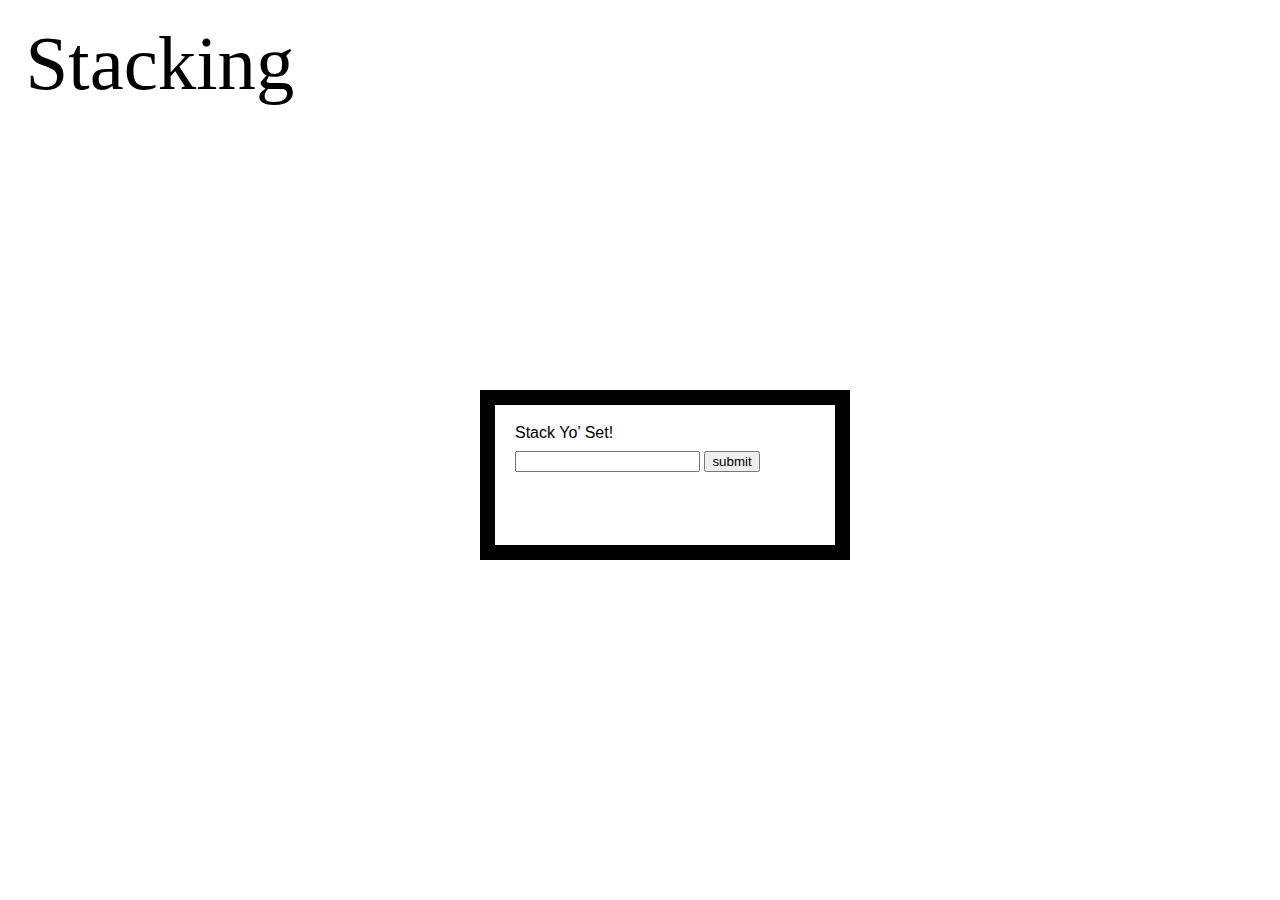
<file: project-3/index.html>
<!DOCTYPE html>
<html>
<head>
	<meta charset="UTF-8">

	<title>Stacking</title>

	<link href="main.css" href="//db.onlinewebfonts.com/c/8a5ae147a9007999962e00e8fba894d4?family=FetteFraktur+LT" rel="stylesheet" type="text/css"/>

</head>
<body>
	<h1>Stacking</h1>
  	<div class="username-form">
	    <label>Stack Yo’ Set!</label>
	    <input type="text" class="username-input">
	    <input class="submit-button" type="submit" value="submit">
  	</div>

  	<div></div>

  	<div class="container">

		 <div class="message-container">

			<img id="sign">

		 </div>

	</div>

	 <div class="ball_footballbox"></div>

	  <div class="color-input is-hidden">
	    <div class="color-options">
	      <div class="color-options-label"></div>
	      <a class="color-option blue"></a>
	      <a class="color-option red"></a>
	      <a class="color-option purple"></a>
	      <a class="color-option yellow"></a>
	      <a class="color-option cyan"></a>
	      <a class="color-option turquoise"></a>
	      <a class="color-option green"></a>
	      <a class="color-option navy"></a>
	      <a class="color-option fuchsia"></a>
	      <a class="color-option blue"></a>
	      <a class="color-option red"></a>
	      <a class="color-option purple"></a>
	      <a class="color-option yellow"></a>
	    </div>
	  </div>


	<script src="https://code.jquery.com/jquery-2.2.3.min.js"></script>
	<script src="https://s3.amazonaws.com/ci-sp-2016/ci-chat.js"></script>
	<script src="main.js"></script>

</body>
</html>
</file>
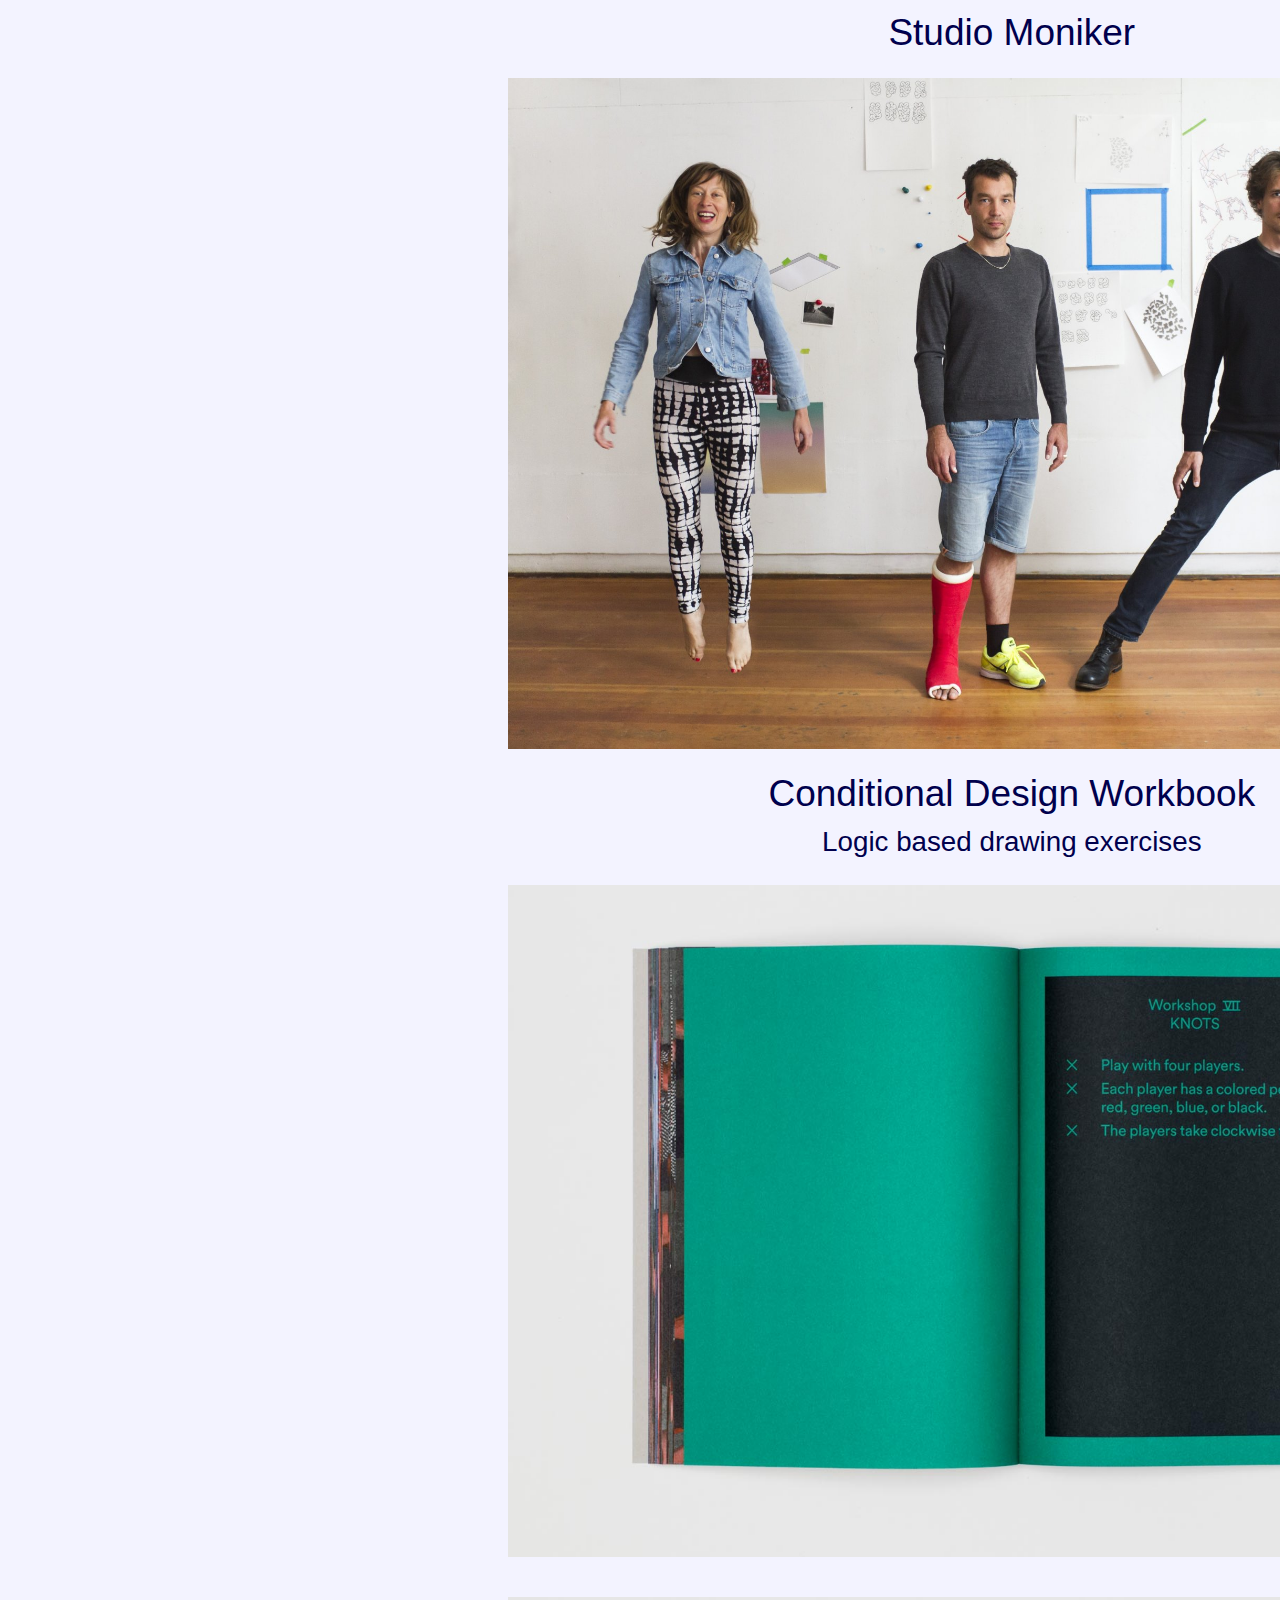
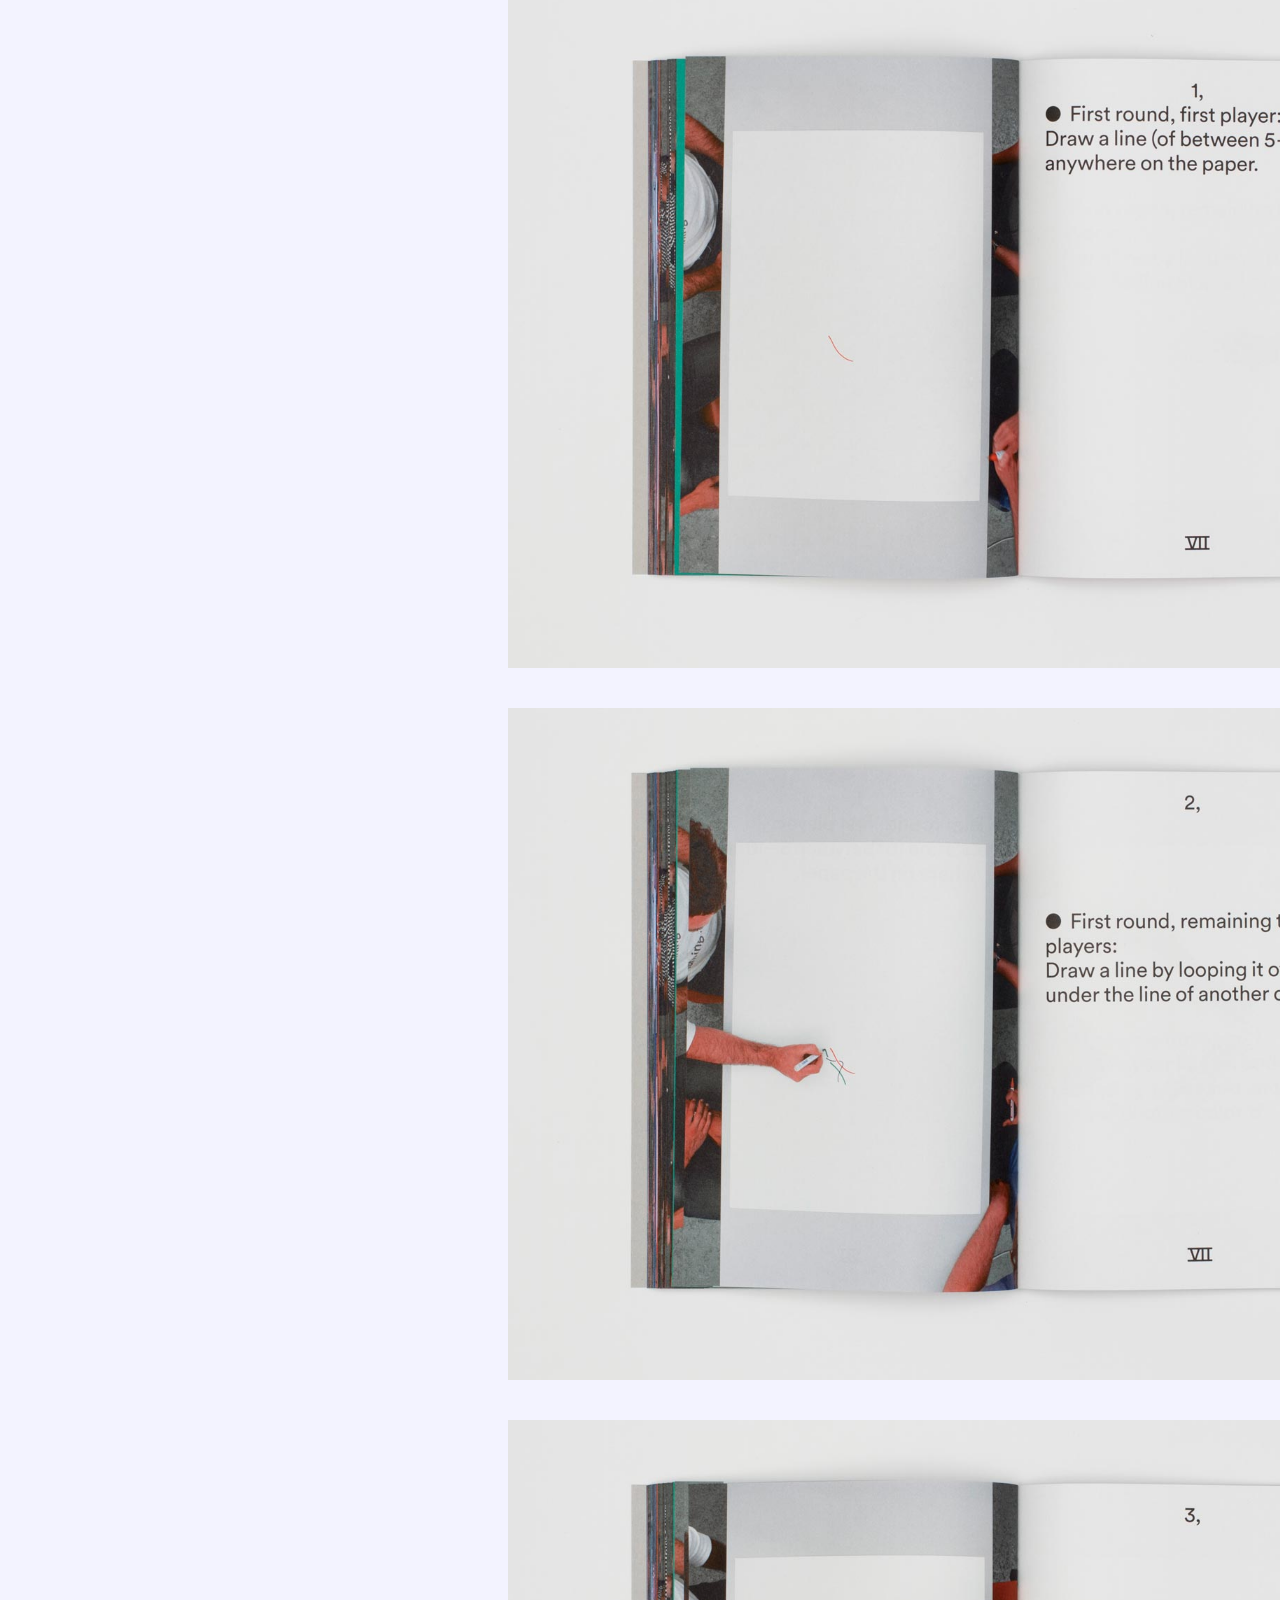
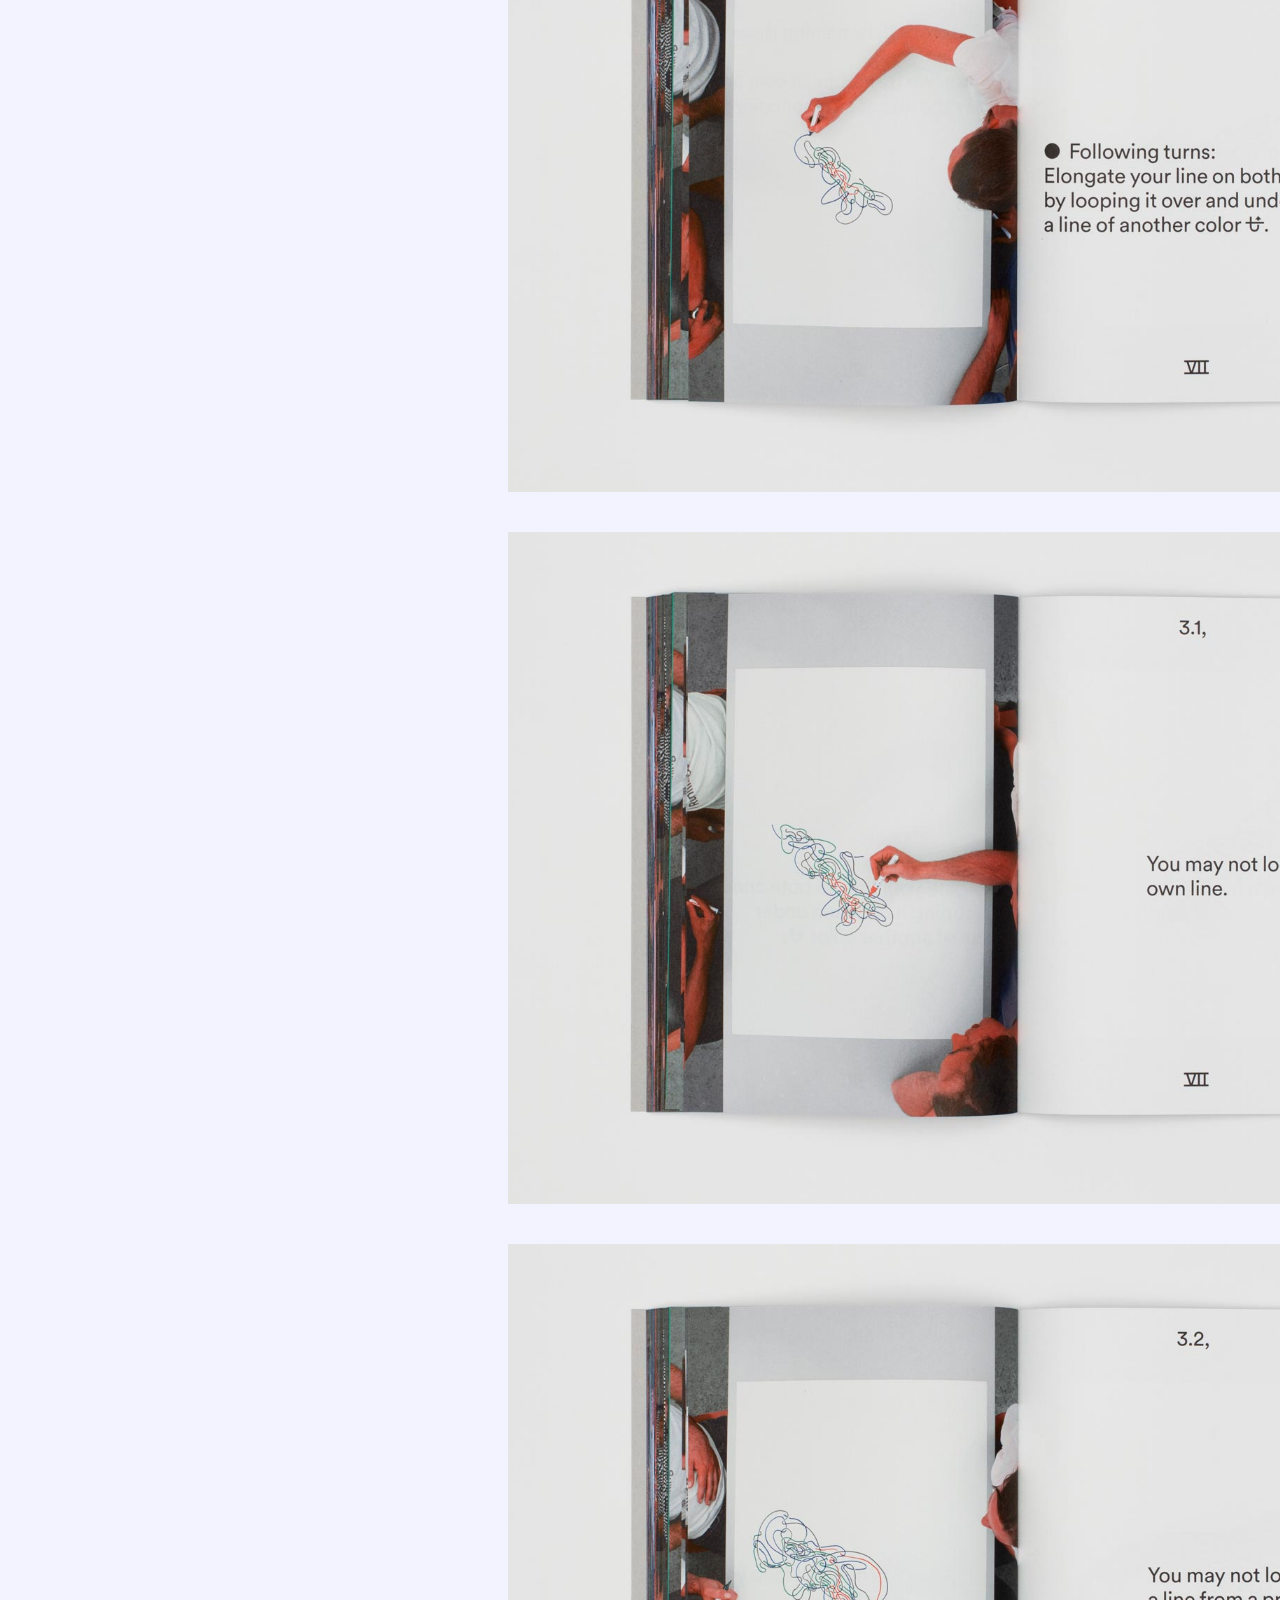
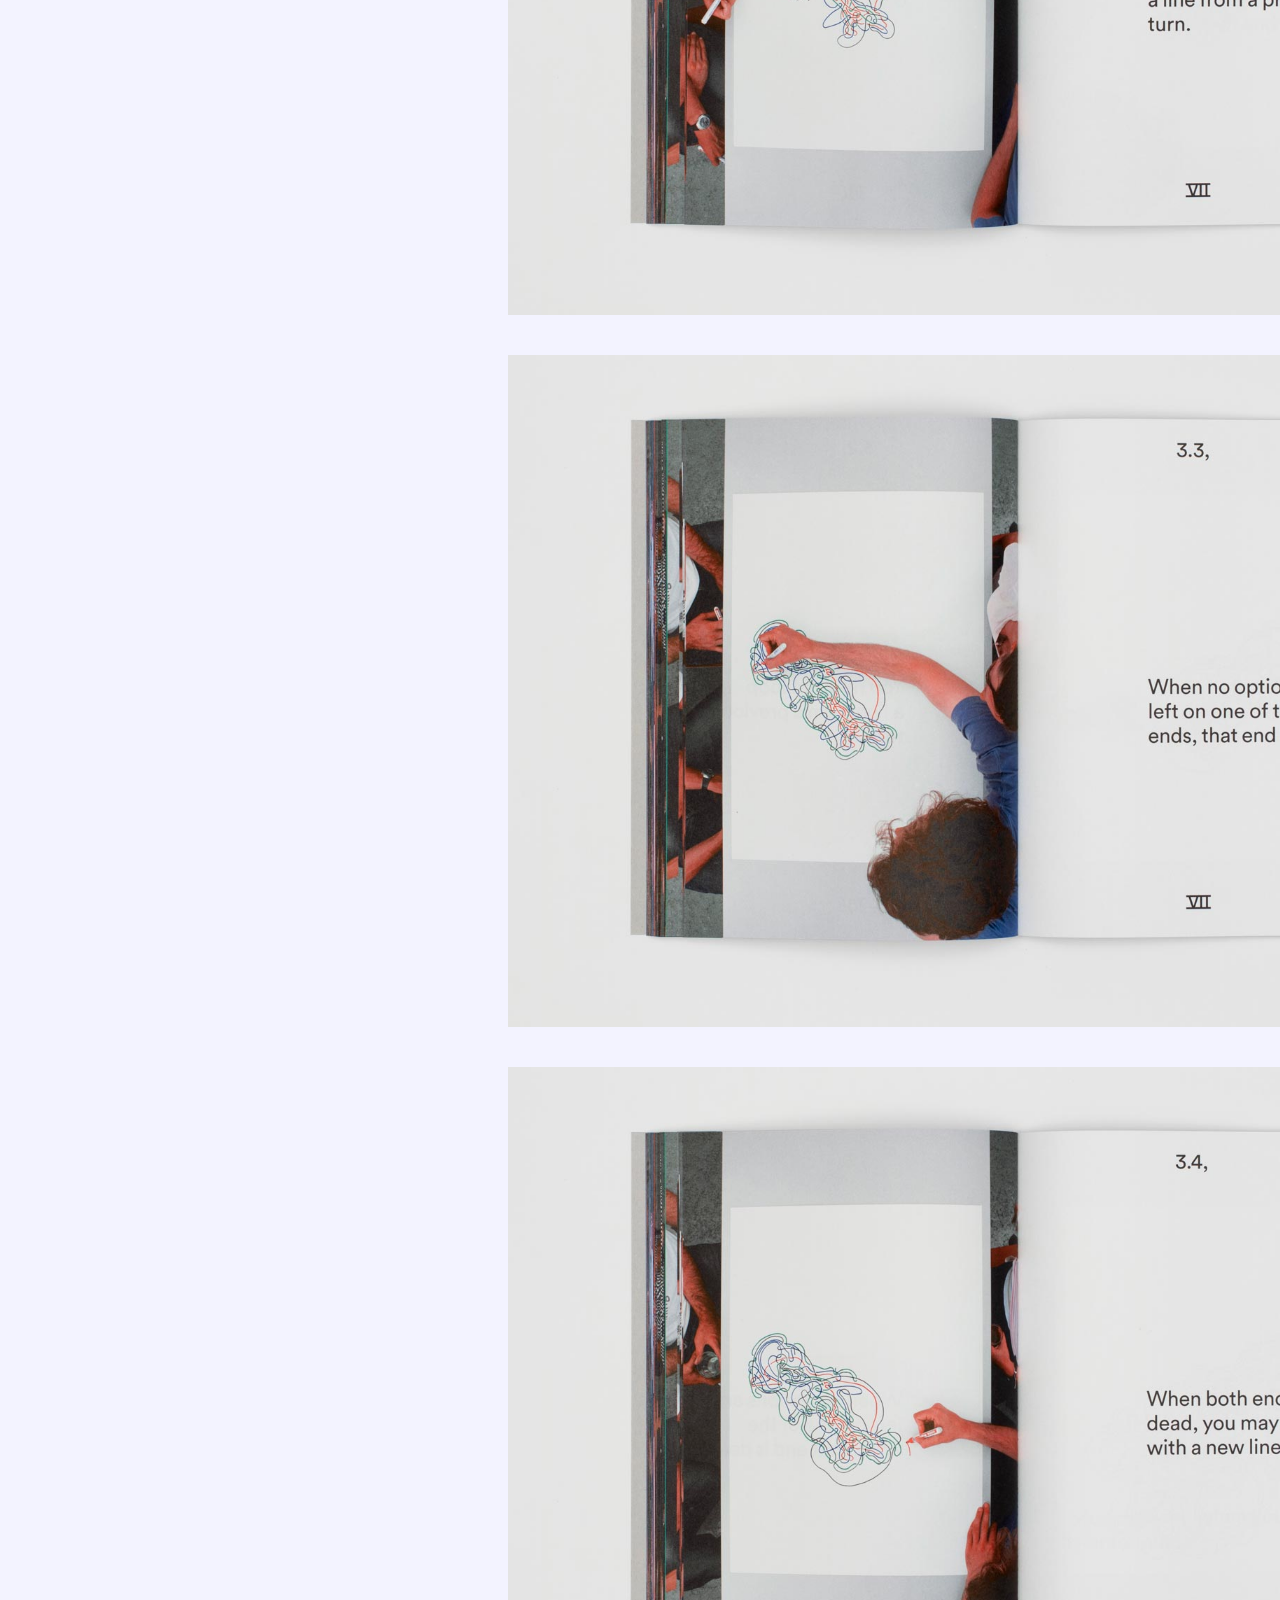
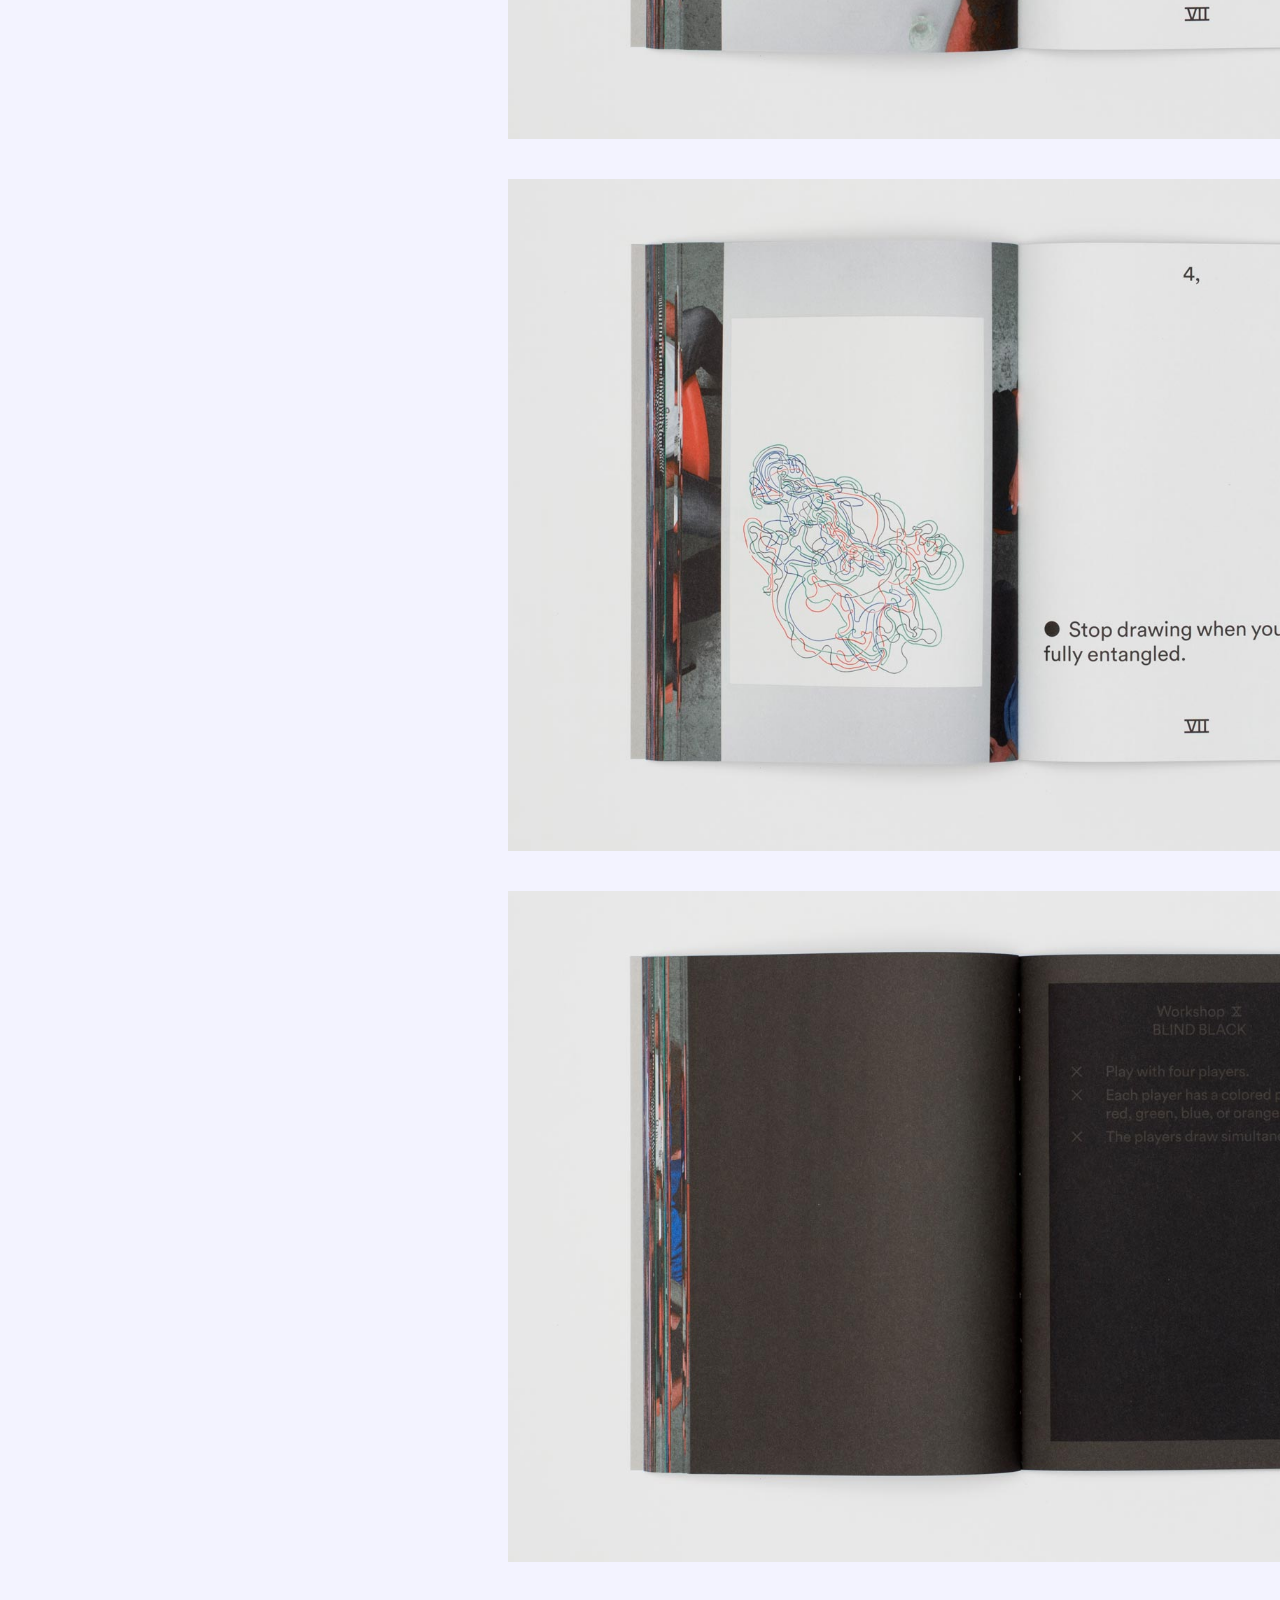
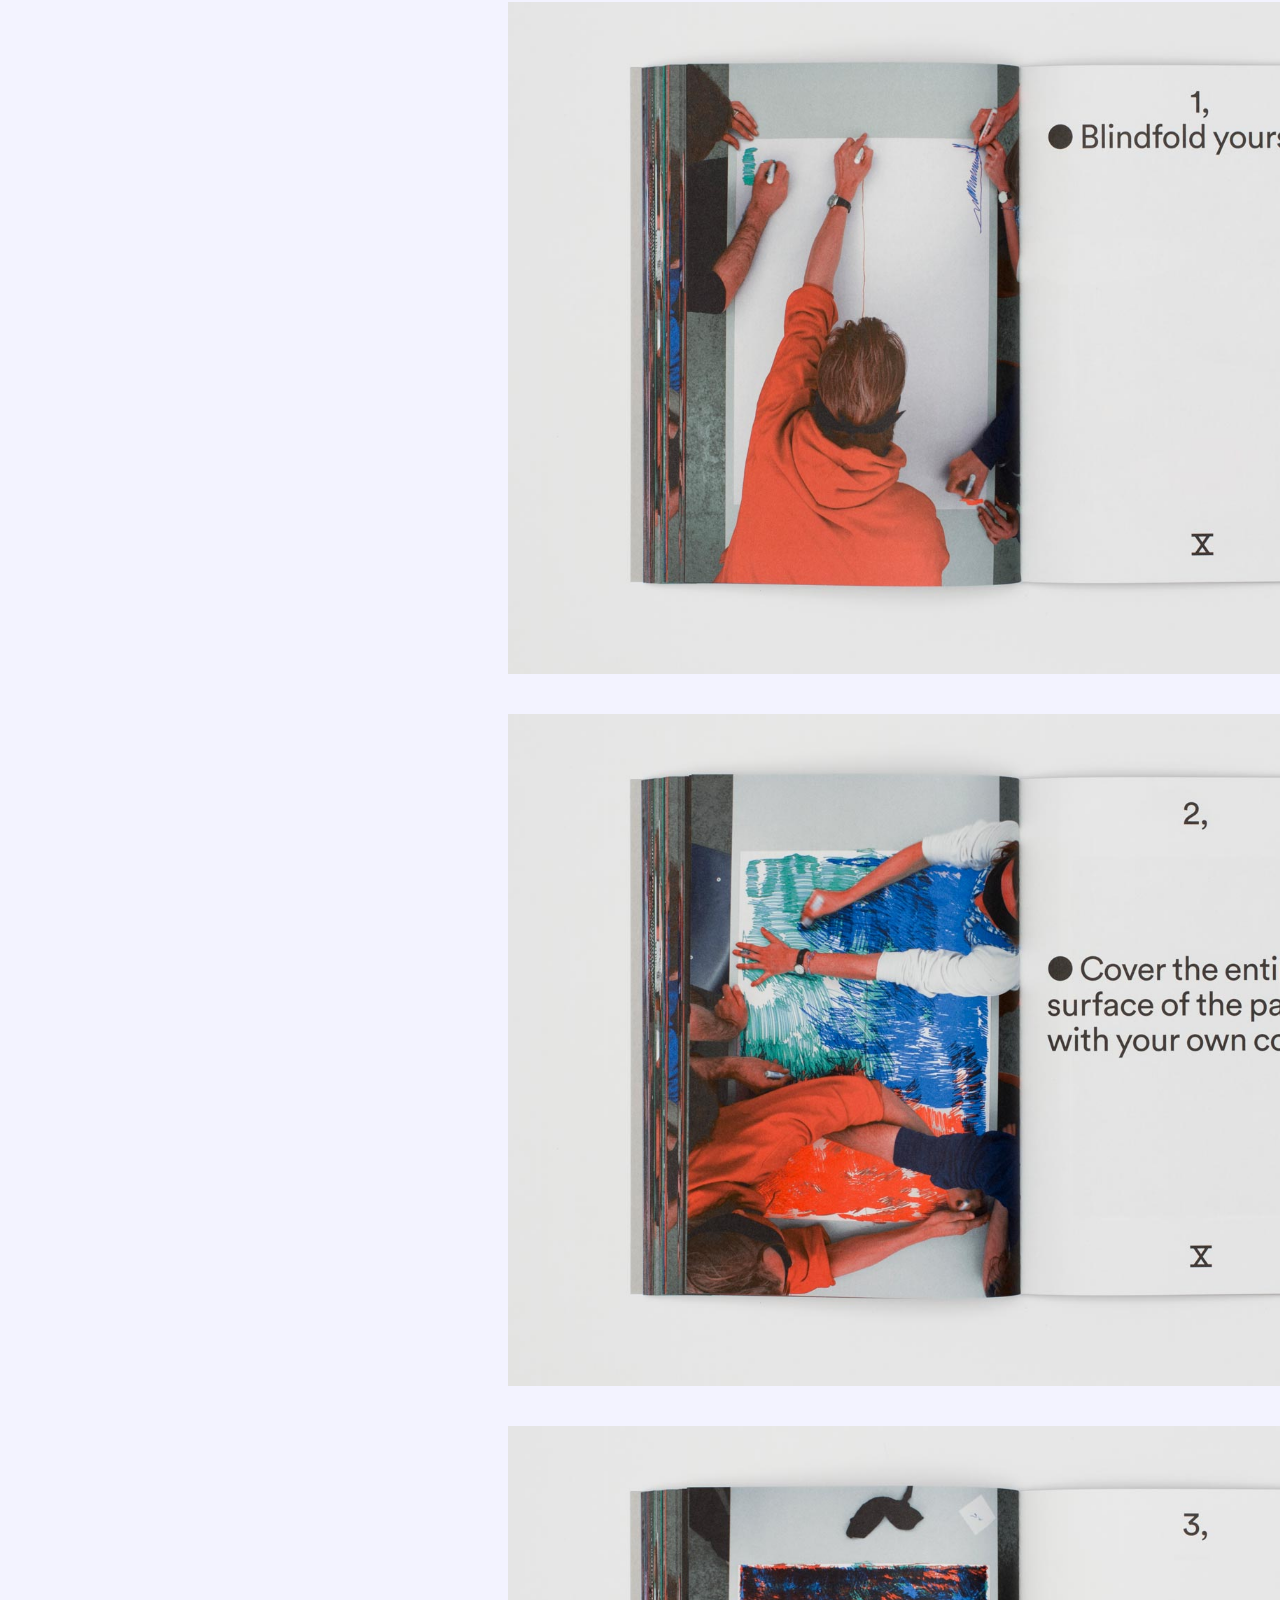
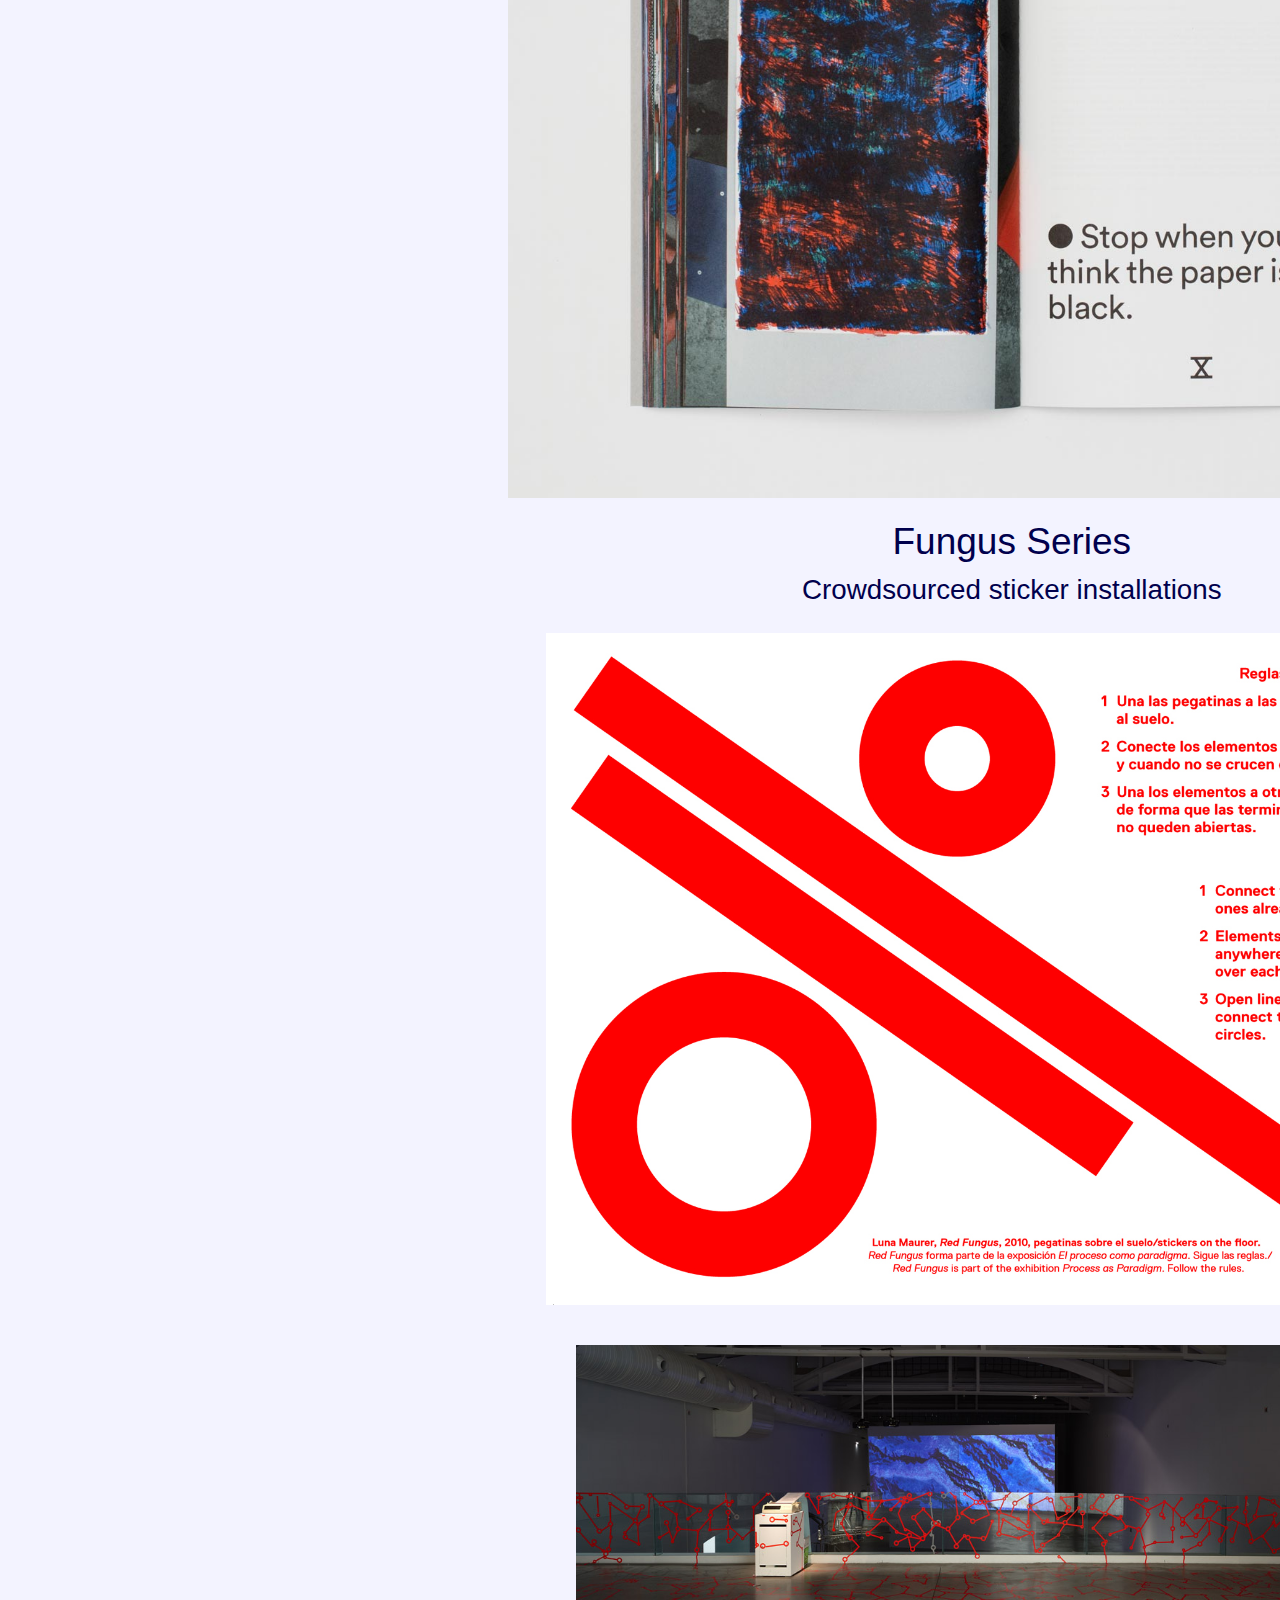
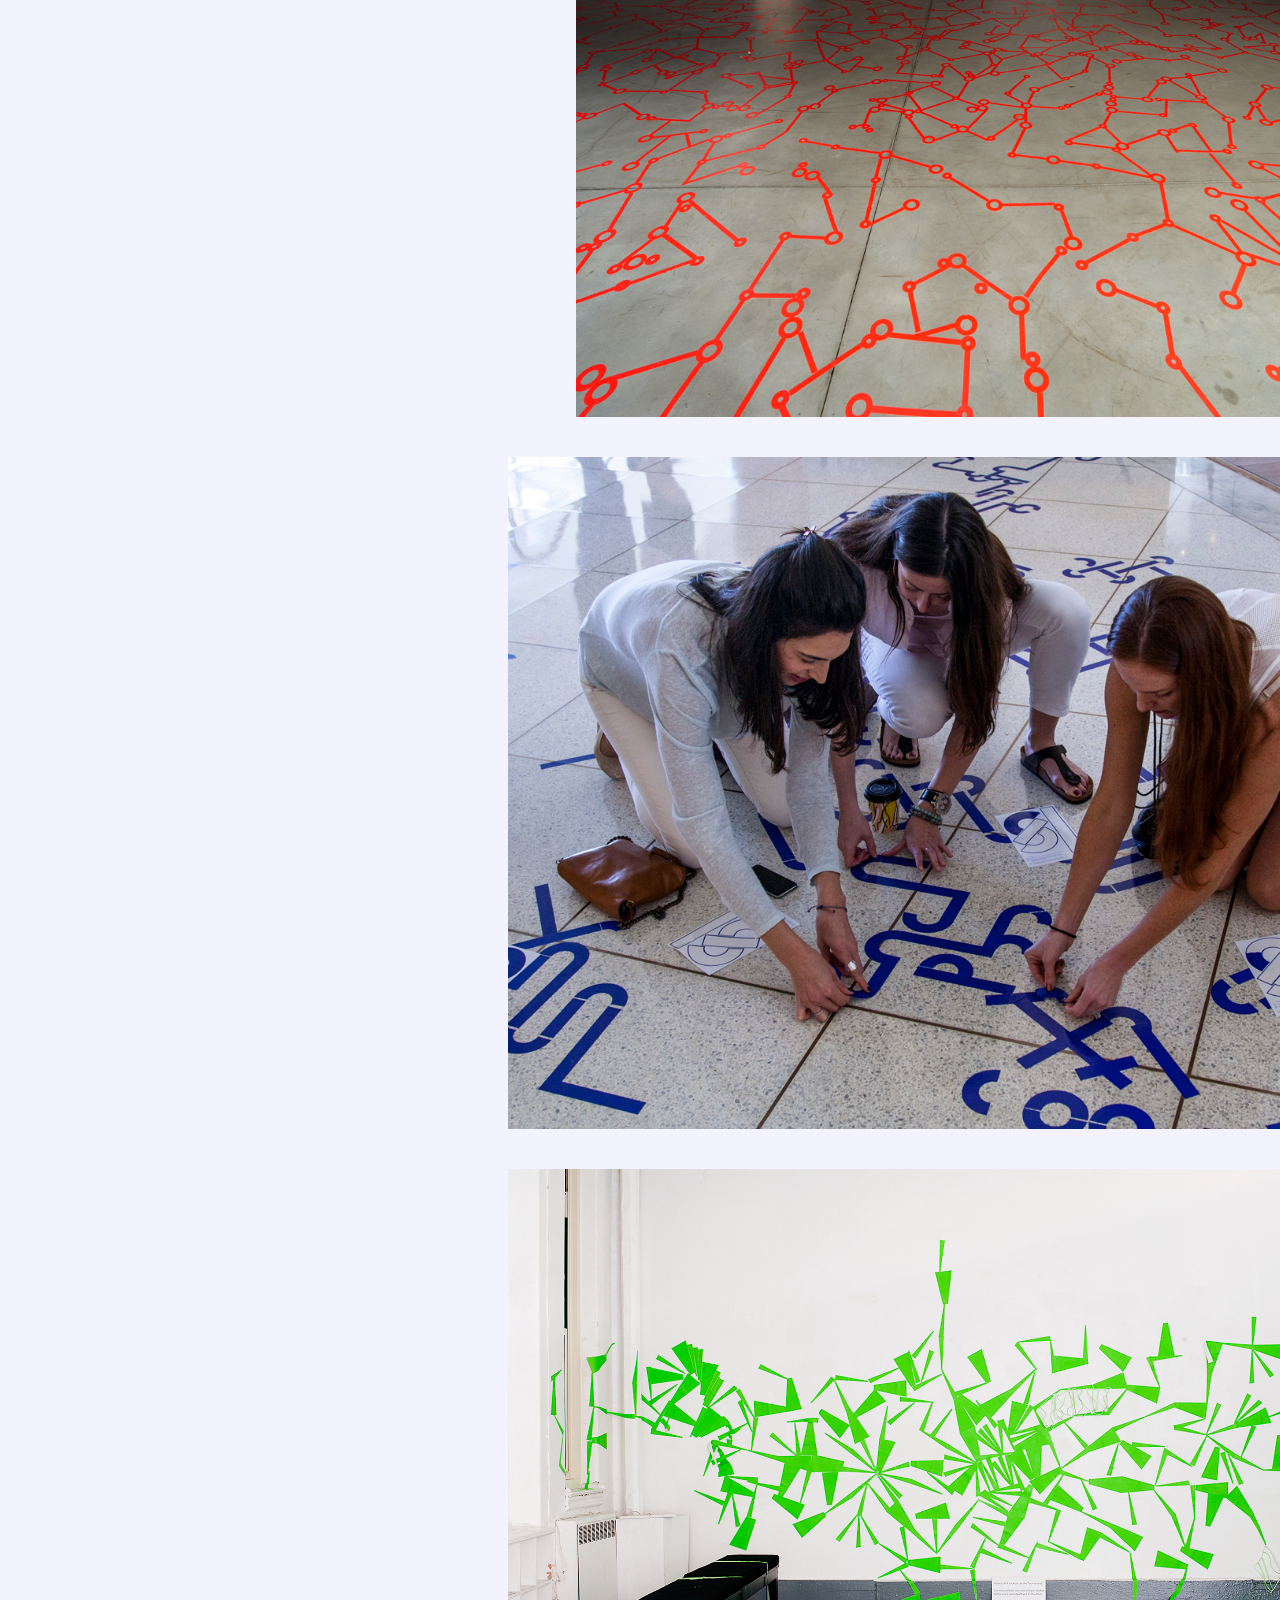
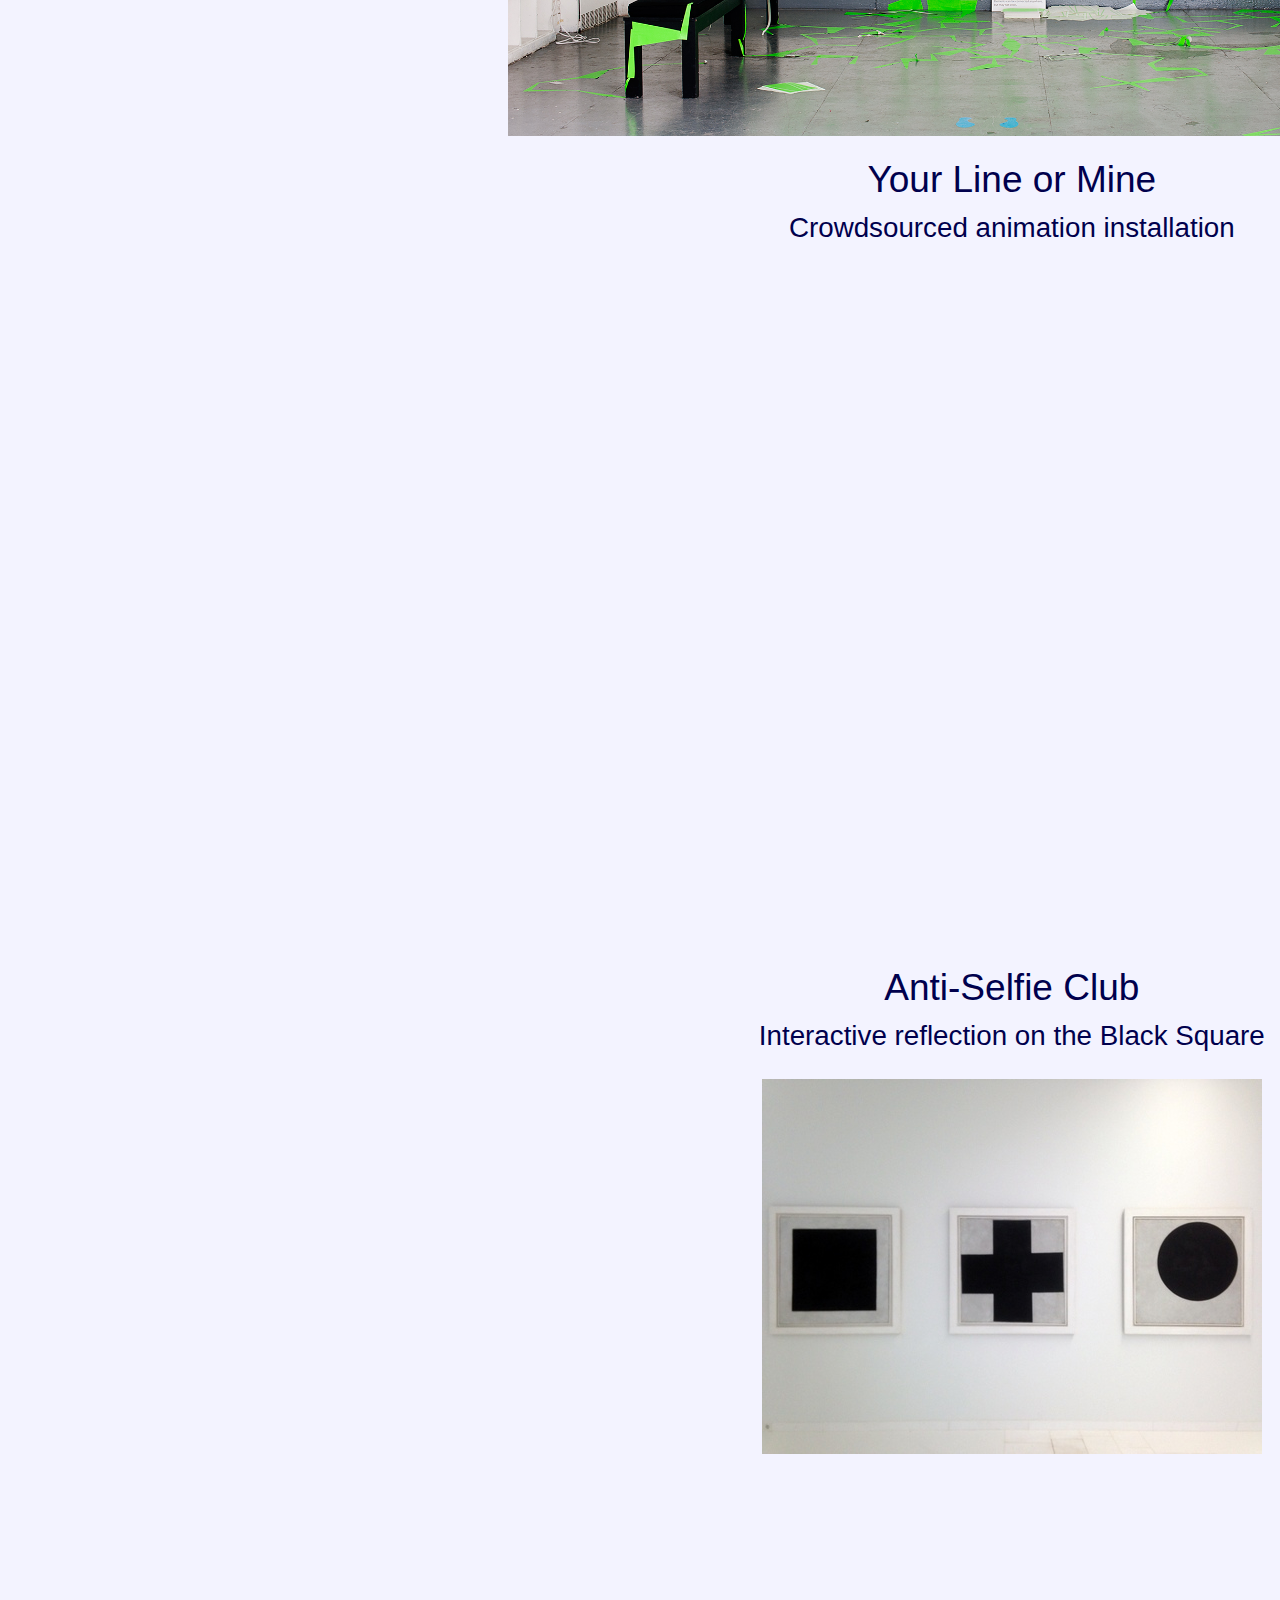
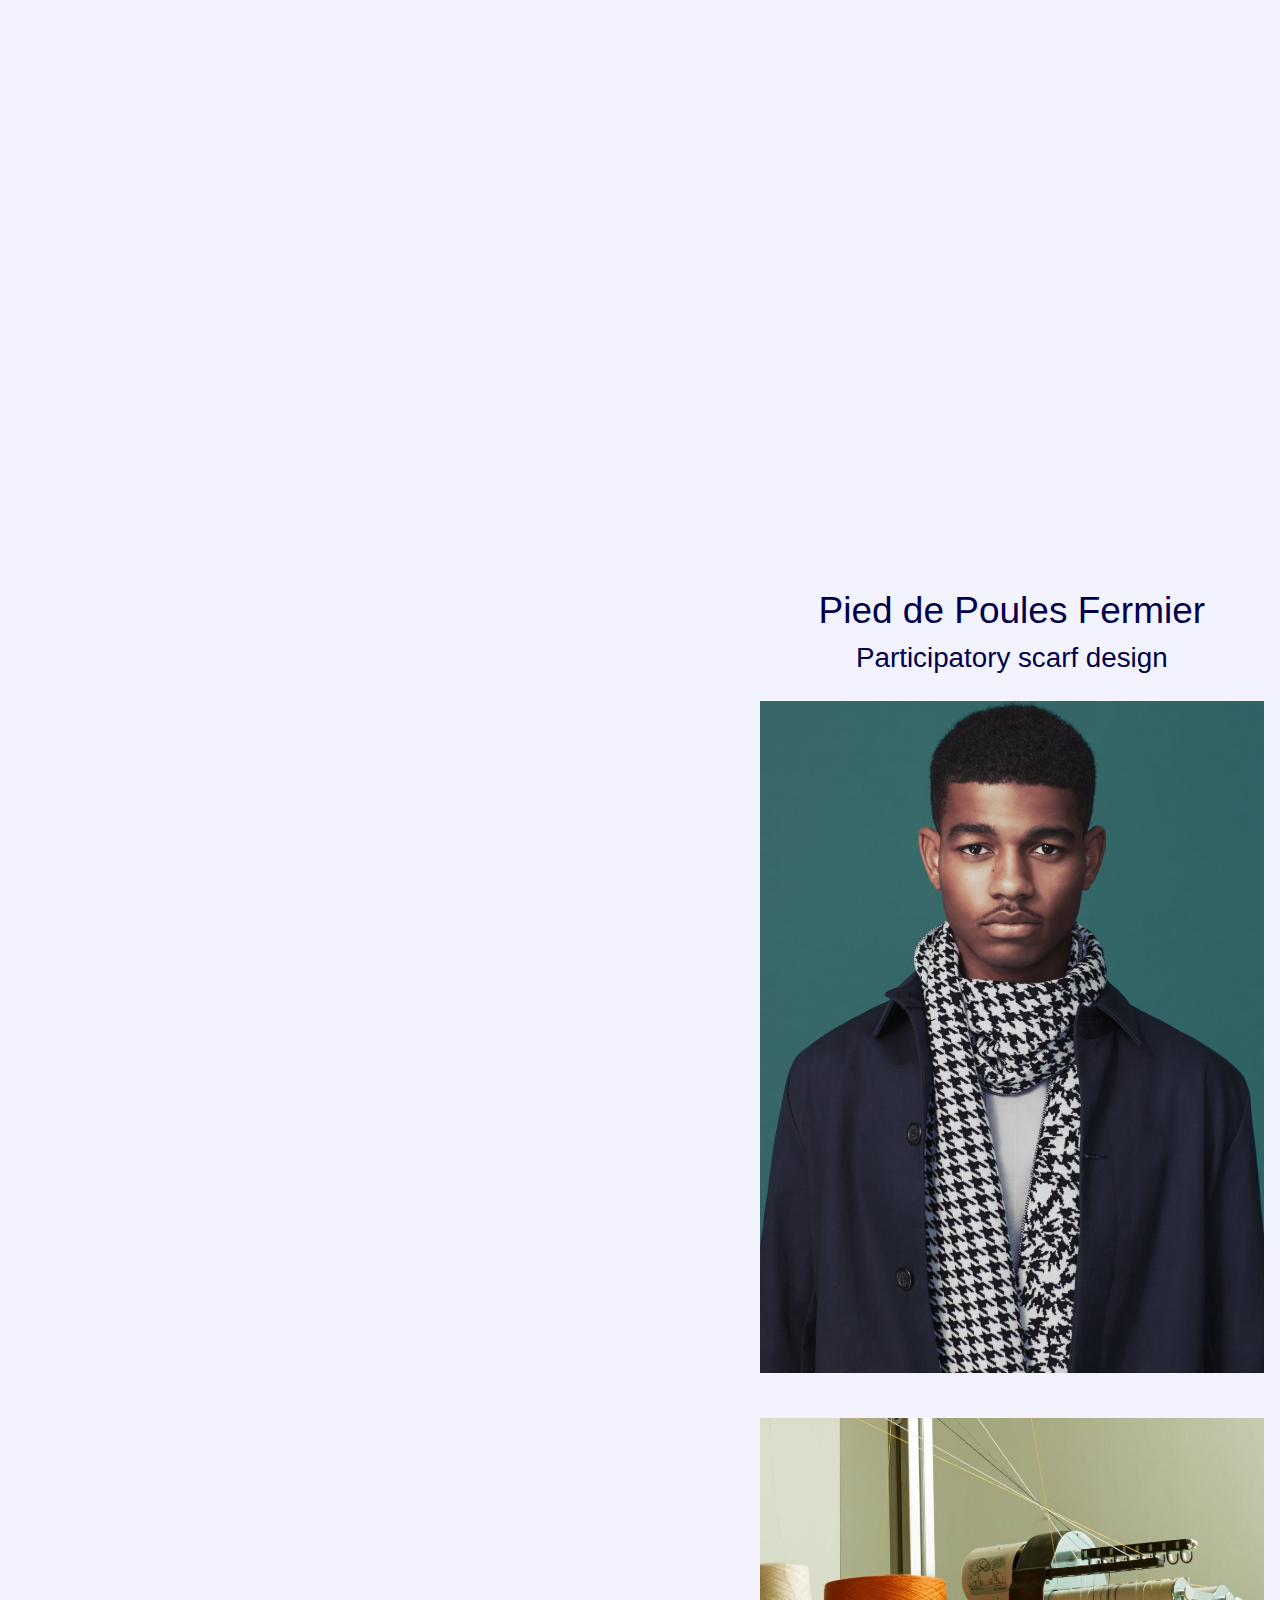
<file: studio-moniker/index.html>
<!doctype html>

<head>

	<meta charset="UTF-8">

	<title>Studio Moniker</title>

	<link rel="stylesheet" href="main.css">

</head>

<body>

	<div class="container">

		<div>

		<h1>Studio Moniker</h1>

		</div>

		<img class="image" src="images/monikerportrait-a4612416061559545fb97e0148269411.jpg" />

		<h1>Conditional Design Workbook</h1>
		<h2>Logic based drawing exercises</h2>

		<img class="image" src="images/book_ret_52.jpg" />
		<img class="image" src="images/book_ret_53.jpg" />
		<img class="image" src="images/book_ret_54.jpg" />
		<img class="image" src="images/book_ret_55.jpg" />
		<img class="image" src="images/book_ret_56.jpg" />
		<img class="image" src="images/book_ret_57.jpg" />
		<img class="image" src="images/book_ret_58.jpg" />
		<img class="image" src="images/book_ret_59.jpg" />
		<img class="image" src="images/book_ret_60.jpg" />
		<img class="image" src="images/book_ret_77.jpg" />
		<img class="image" src="images/book_ret_78.jpg" />
		<img class="image" src="images/book_ret_79.jpg" />
		<img class="image" src="images/book_ret_80.jpg" />

		<h1>Fungus Series</h1>
		<h2>Crowdsourced sticker installations</h2>

		<img class="image" src="images/red_fungus_sticker_red.jpg" />
		<img class="image" src="images/5m_1370_small2.jpg" />
		<img class="image" src="images/tumblr_nhepwy8No31rcujh9o1_1280.jpg" />
		<img class="image" src="images/Green_2.jpg" />


		<h1>Your Line or Mine</h1>
		<h2>Crowdsourced animation installation</h2>

		<iframe src="http://player.vimeo.com/video/119943944" width="1007.63" height="672" frameborder="0" webkitallowfullscreen mozallowfullscreen allowfullscreen></iframe>

		<h1>Anti-Selfie Club</h1>
		<h2>Interactive reflection on the Black Square</h2>

		<img class="image" src="images/6a00d8341c7e2353ef01b7c70b3ebc970b.jpg" />

		<iframe src="http://player.vimeo.com/video/145497582" width="1007.63" height="672" frameborder="0" webkitallowfullscreen mozallowfullscreen allowfullscreen></iframe>

		<h1>Pied de Poules Fermier</h1>
		<h2>Participatory scarf design</h2>

		<a href="https://www.unmade.com/knitwear/scarves/moniker/pied-de-poule-fermier/122/" target="new"><img class="image" src="images/03knyttan-df59bc837fdbb2abd397e80d601cb464.jpg" />
		<br>
		<img class="image" src="images/141019_lab_knyttan_machine-049_2000px-22dee82dab7f84c8aa00bda8548bd7ea.jpg" /></a>

		<h1>Place a Stone</h1>
		<h2>Participatory memorial in Amsterdam</h2>

		<iframe src="https://player.vimeo.com/video/148607351?autoplay=1&loop=1" width="1007.63" height="672" frameborder="0" webkitallowfullscreen mozallowfullscreen allowfullscreen></iframe>
		<img class="image" src="images/plaats_een_steen_dam_green-small-802e912b0b922e4c5d3695f68fb93149.jpg" /></a>
		<img class="image" src="images/plaats_een_steen_detail_green-small-957c2da34088b99a339e5fd1d872574d.jpg" /></a>

		<h1>Do Not Touch</h1>
		<h2>Ever-changing interactive music video</h2>

		<iframe src="https://player.vimeo.com/video/89406118" width="1007.63" height="672" frameborder="0" webkitallowfullscreen mozallowfullscreen allowfullscreen></iframe>


	</div>

</body>
</file>
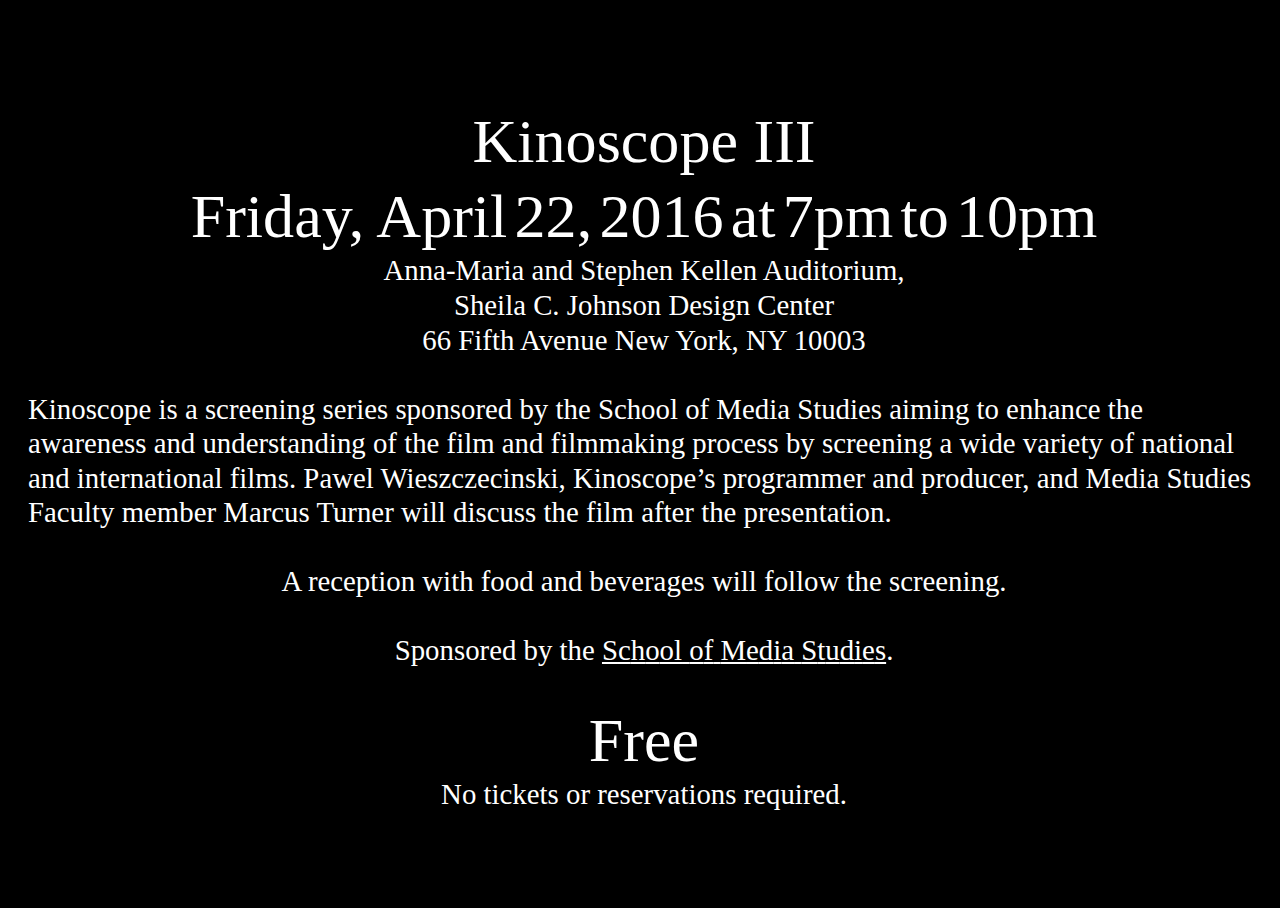
<file: project-2/final2/index.html>
<!doctype html>
<html>

	<head>

		<meta charset="UTF-8">
		<title>Kinoscope III</title>
		<link rel="stylesheet" href="css/main.css">

	</head>

	<body>

		<div class="flex-container">

			<div>

				<span class="big">Kinoscope III</span>
				<br>
				<span class="big">Friday, Apri</span><span class="letter-12 big">l</span> <span class="number-3 big">2</span><span class="number-3 big">2</span><span class="punctuation big">,</span> <span class="number-3 big">2</span><span class="number-1 big">0</span><span class="number-2 big">1</span><span class="big">6</span> <span class="letter-1 big">a</span><span class="big">t</span> <span class="number-8 big">7</span><span class="letter-16 big">p</span><span class="letter-13 big">m</span> <span class="letter-20 big">t</span><span class="letter-15 big">o</span> <span class="number-2 big">1</span><span class="number-1 big">0</span><span class="letter-16 big">p</span><span class="letter-13 big">m</span> 
				<br>
				<span class="letter-1">A</span><span class="letter-14">n</span><span class="letter-14">n</span><span class="letter-1">a</span><span class="punctuation">-</span><span class="letter-13">M</span><span class="letter-1">a</span><span class="letter-18">r</span><span class="letter-9">i</span><span class="letter-1">a</span> <span class="letter-1">a</span><span class="letter-14">n</span><span class="letter-4">d</span> <span class="letter-19">S</span><span class="letter-20">t</span><span class="letter-5">e</span><span class="letter-16">p</span><span class="letter-8">h</span><span class="letter-5">e</span><span class="letter-14">n</span> <span class="letter-11">K</span><span class="letter-5">e</span><span class="letter-12">l</span><span class="letter-12">l</span><span class="letter-5">e</span><span class="letter-14">n</span> <span class="letter-1">A</span><span class="letter-21">u</span><span class="letter-4">d</span><span class="letter-9">i</span><span class="letter-20">t</span><span class="letter-15">o</span><span class="letter-18">r</span><span class="letter-9">i</span><span class="letter-21">u</span><span class="letter-13">m</span><span class="punctuation">,</span>
				<br>
				<span class="letter-19">S</span><span class="letter-8">h</span><span class="letter-5">e</span><span class="letter-9">i</span><span class="letter-12">l</span><span class="letter-1">a</span> <span class="letter-3">C</span><span class="punctuation">.</span> <span class="letter-10">J</span><span class="letter-15">o</span><span class="letter-8">h</span><span class="letter-14">n</span><span class="letter-19">s</span><span class="letter-15">o</span><span class="letter-14">n</span> <span class="letter-4">D</span><span class="letter-5">e</span><span class="letter-19">s</span><span class="letter-9">i</span><span class="letter-7">g</span><span class="letter-14">n</span> <span class="letter-3">C</span><span class="letter-5">e</span><span class="letter-14">n</span><span class="letter-20">t</span><span class="letter-5">e</span><span class="letter-18">r</span>
				<br>
				<span class="number-7">6</span><span class="number-7">6</span> <span class="letter-6">F</span><span class="letter-9">i</span><span class="letter-6">f</span><span class="letter-20">t</span><span class="letter-8">h</span> <span class="letter-1">A</span><span class="letter-22">v</span><span class="letter-5">e</span><span class="letter-14">n</span><span class="letter-21">u</span><span class="letter-5">e</span> <span class="letter-14">N</span><span class="letter-5">e</span><span class="letter-23">w</span> <span class="letter-25">Y</span><span class="letter-15">o</span><span class="letter-18">r</span><span class="letter-11">k</span><span class="punctuation">,</span> <span class="letter-14">N</span><span class="letter-25">Y</span> <span class="number-2">1</span><span class="number-1">000</span><span class="number-4">3</span>
				<br>
				<br>

				<div class="left">

				<span class="letter-11">K</span><span class="letter-9">i</span><span class="letter-14">n</span><span class="letter-15">o</span><span class="letter-19">s</span><span class="letter-3">c</span><span class="letter-15">o</span><span class="letter-16">p</span><span class="letter-5">e</span> <span class="letter-9">i</span><span class="letter-19">s</span> <span class="letter-1">a</span> <span class="letter-19">s</span><span class="letter-3">c</span><span class="letter-18">r</span><span class="letter-5">e</span><span class="letter-5">e</span><span class="letter-14">n</span><span class="letter-9">i</span><span class="letter-14">n</span><span class="letter-7">g</span> <span class="letter-19">s</span><span class="letter-5">e</span><span class="letter-18">r</span><span class="letter-9">i</span><span class="letter-5">e</span><span class="letter-19">s</span> <span class="letter-19">s</span><span class="letter-16">p</span><span class="letter-15">o</span><span class="letter-14">n</span><span class="letter-19">s</span><span class="letter-15">o</span><span class="letter-18">r</span><span class="letter-5">e</span><span class="letter-4">d</span> <span class="letter-2">b</span><span class="letter-25">y</span> <span class="letter-20">t</span><span class="letter-8">h</span><span class="letter-5">e</span> <span class="letter-19">S</span><span class="letter-3">c</span><span class="letter-8">h</span><span class="letter-15">o</span><span class="letter-15">o</span><span class="letter-12">l</span> <span class="letter-15">o</span><span class="letter-6">f</span> <span class="letter-13">M</span><span class="letter-5">e</span><span class="letter-4">d</span><span class="letter-9">i</span><span class="letter-1">a</span> <span class="letter-19">S</span><span class="letter-20">t</span><span class="letter-21">u</span><span class="letter-4">d</span><span class="letter-9">i</span><span class="letter-5">e</span><span class="letter-19">s</span> <span class="letter-1">a</span><span class="letter-9">i</span><span class="letter-13">m</span><span class="letter-9">i</span><span class="letter-14">n</span><span class="letter-7">g</span> <span class="letter-20">t</span><span class="letter-15">o</span> <span class="letter-5">e</span><span class="letter-14">n</span><span class="letter-8">h</span><span class="letter-1">a</span><span class="letter-14">n</span><span class="letter-3">c</span><span class="letter-5">e</span> <span class="letter-20">t</span><span class="letter-8">h</span><span class="letter-5">e</span> <span class="letter-1">a</span><span class="letter-23">w</span><span class="letter-1">a</span><span class="letter-18">r</span><span class="letter-5">e</span><span class="letter-14">n</span><span class="letter-5">e</span><span class="letter-19">s</span><span class="letter-19">s</span> <span class="letter-1">a</span><span class="letter-14">n</span><span class="letter-4">d</span> <span class="letter-21">u</span><span class="letter-14">n</span><span class="letter-4">d</span><span class="letter-5">e</span><span class="letter-18">r</span><span class="letter-19">s</span><span class="letter-20">t</span><span class="letter-1">a</span><span class="letter-14">n</span><span class="letter-4">d</span><span class="letter-9">i</span><span class="letter-14">n</span><span class="letter-7">g</span> <span class="letter-15">o</span><span class="letter-6">f</span> <span class="letter-20">t</span><span class="letter-8">h</span><span class="letter-5">e</span> <span class="letter-6">f</span><span class="letter-9">i</span><span class="letter-12">l</span><span class="letter-13">m</span> <span class="letter-1">a</span><span class="letter-14">n</span><span class="letter-4">d</span> <span class="letter-6">f</span><span class="letter-9">i</span><span class="letter-12">l</span><span class="letter-13">mm</span><span class="letter-1">a</span><span class="letter-11">k</span><span class="letter-9">i</span><span class="letter-14">n</span><span class="letter-7">g</span> <span class="letter-16">p</span><span class="letter-18">r</span><span class="letter-15">o</span><span class="letter-3">c</span><span class="letter-5">e</span><span class="letter-19">s</span><span class="letter-19">s</span> <span class="letter-2">b</span><span class="letter-11">y</span> <span class="letter-19">s</span><span class="letter-3">c</span><span class="letter-18">r</span><span class="letter-5">e</span><span class="letter-5">e</span><span class="letter-14">n</span><span class="letter-9">i</span><span class="letter-14">n</span><span class="letter-7">g</span> <span class="letter-1">a</span> <span class="letter-23">w</span><span class="letter-9">i</span><span class="letter-4">d</span><span class="letter-5">e</span> <span class="letter-22">v</span><span class="letter-1">a</span><span class="letter-18">r</span><span class="letter-9">i</span><span class="letter-5">e</span></span><span class="letter-20">t</span><span class="letter-25">y</span> <span class="letter-15">o</span><span class="letter-6">f</span> <span class="letter-14">n</span><span class="letter-1">a</span><span class="letter-20">t</span><span class="letter-9">i</span><span class="letter-15">o</span><span class="letter-14">n</span><span class="letter-1">a</span><span class="letter-12">l</span> <span class="letter-1">a</span><span class="letter-14">n</span><span class="letter-4">d</span> <span class="letter-9">i</span><span class="letter-14">n</span><span class="letter-20">t</span><span class="letter-5">e</span><span class="letter-18">r</span><span class="letter-14">n</span><span class="letter-1">a</span><span class="letter-20">t</span><span class="letter-9">i</span><span class="letter-15">o</span><span class="letter-14">n</span><span class="letter-1">a</span><span class="letter-12">l</span> <span class="letter-6">f</span><span class="letter-9">i</span><span class="letter-12">l</span><span class="letter-13">m</span><span class="letter-19">s</span><span class="punctuation">.</span>

				<span class="letter-16">P</span><span class="letter-1">a</span><span class="letter-23">w</span><span class="letter-5">e</span><span class="letter-12">l</span><span class="punctuation"> </span><span class="letter-23">W</span><span class="letter-9">i</span><span class="letter-5">e</span><span class="letter-19">s</span><span class="letter-26">z</span><span class="letter-3">c</span><span class="letter-26">z</span><span class="letter-5">e</span><span class="letter-3">c</span><span class="letter-9">i</span><span class="letter-14">n</span><span class="letter-19">s</span><span class="letter-11">k</span><span class="letter-9">i</span><span class="punctuation">,</span> 

				<span class="letter-11">K</span><span class="letter-9">i</span><span class="letter-14">n</span><span class="letter-15">o</span><span class="letter-19">s</span><span class="letter-3">c</span><span class="letter-15">o</span><span class="letter-16">p</span><span class="letter-5">e</span><span class="punctuation">’</span><span class="letter-19">s</span> <span class="letter-16">p</span><span class="letter-18">r</span><span class="letter-15">o</span><span class="letter-7">g</span><span class="letter-18">r</span><span class="letter-1">a</span><span class="letter-13">mm</span><span class="letter-5">e</span><span class="letter-18">r</span> <span class="letter-1">a</span><span class="letter-14">n</span><span class="letter-4">d</span> <span class="letter-16">p</span><span class="letter-18">r</span><span class="letter-15">o</span><span class="letter-4">d</span><span class="letter-21">u</span><span class="letter-3">c</span><span class="letter-5">e</span><span class="letter-18">r</span><span class="punctuation">,</span> <span class="letter-1">a</span><span class="letter-14">n</span><span class="letter-4">d</span> <span class="letter-13">M</span><span class="letter-5">e</span><span class="letter-4">d</span><span class="letter-9">i</span><span class="letter-1">a</span> <span class="letter-19">S</span><span class="letter-20">t</span><span class="letter-21">u</span><span class="letter-4">d</span><span class="letter-9">i</span><span class="letter-5">e</span><span class="letter-19">s</span> <span class="letter-6">F</span><span class="letter-1">a</span><span class="letter-3">c</span><span class="letter-21">u</span><span class="letter-12">l</span><span class="letter-20">t</span><span class="letter-25">y</span> <span class="letter-13">m</span><span class="letter-5">e</span><span class="letter-13">m</span><span class="letter-2">b</span><span class="letter-5">e</span><span class="letter-18">r</span> 

				<span class="letter-13">M</span><span class="letter-1">a</span><span class="letter-18">r</span><span class="letter-3">c</span><span class="letter-21">u</span><span class="letter-19">s</span><span class="punctuation"> </span><span class="letter-20">T</span><span class="letter-21">u</span><span class="letter-18">r</span><span class="letter-14">n</span><span class="letter-5">e</span><span class="letter-18">r</span>

				<span class="letter-23">w</span><span class="letter-9">i</span><span class="letter-12">ll</span> <span class="letter-4">d</span><span class="letter-9">i</span><span class="letter-19">s</span><span class="letter-3">c</span><span class="letter-21">u</span><span class="letter-19">s</span><span class="letter-19">s</span> <span class="letter-20">t</span><span class="letter-8">h</span><span class="letter-5">e</span> <span class="letter-6">f</span><span class="letter-9">i</span><span class="letter-12">l</span><span class="letter-13">m</span> <span class="letter-1">a</span><span class="letter-6">f</span><span class="letter-20">t</span><span class="letter-5">e</span><span class="letter-18">r</span> <span class="letter-20">t</span><span class="letter-8">h</span><span class="letter-5">e</span> <span class="letter-16">p</span><span class="letter-18">r</span><span class="letter-5">e</span><span class="letter-19">s</span><span class="letter-5">e</span><span class="letter-14">n</span><span class="letter-20">t</span><span class="letter-1">a</span><span class="letter-20">t</span><span class="letter-9">i</span><span class="letter-15">o</span><span class="letter-14">n</span><span class="punctuation">.</span> 

				</div>

				<br>
				<span class="letter-1">A</span> <span class="letter-18">r</span><span class="letter-5">e</span><span class="letter-3">c</span><span class="letter-5">e</span><span class="letter-16">p</span><span class="letter-20">t</span><span class="letter-9">i</span><span class="letter-15">o</span><span class="letter-14">n</span> <span class="letter-23">w</span><span class="letter-9">i</span><span class="letter-20">t</span><span class="letter-8">h</span> <span class="letter-6">f</span><span class="letter-15">o</span><span class="letter-15">o</span><span class="letter-4">d</span> <span class="letter-1">a</span><span class="letter-14">n</span><span class="letter-4">d</span> <span class="letter-2">b</span><span class="letter-5">e</span><span class="letter-22">v</span><span class="letter-5">e</span><span class="letter-18">r</span><span class="letter-1">a</span><span class="letter-7">g</span><span class="letter-5">e</span><span class="letter-19">s</span> <span class="letter-23">w</span><span class="letter-9">i</span><span class="letter-12">l</span><span class="letter-12">l</span> <span class="letter-6">f</span><span class="letter-15">o</span><span class="letter-12">l</span><span class="letter-12">l</span><span class="letter-15">o</span><span class="letter-5">w</span> <span class="letter-20">t</span><span class="letter-8">h</span><span class="letter-5">e</span> <span class="letter-19">s</span><span class="letter-3">c</span><span class="letter-18">r</span><span class="letter-5">e</span><span class="letter-5">e</span><span class="letter-14">n</span><span class="letter-9">i</span><span class="letter-14">n</span><span class="letter-7">g</span><span class="punctuation">.</span>
				<br>
				<br>
				<span class="letter-19">S</span><span class="letter-16">p</span><span class="letter-15">o</span><span class="letter-14">n</span><span class="letter-19">s</span><span class="letter-15">o</span><span class="letter-18">r</span><span class="letter-5">e</span><span class="letter-4">d</span> <span class="letter-2">b</span><span class="letter-25">y</span> <span class="letter-20">t</span><span class="letter-8">h</span><span class="letter-5">e</span> <a href="http://www.newschool.edu/public-engagement/school-of-media-studies/">

				<span class="letter-19">S</span><span class="letter-3">c</span><span class="letter-8">h</span><span class="letter-15">o</span><span class="letter-15">o</span><span class="letter-12">l</span><span class="punctuation"> </span><span class="letter-15">o</span><span class="letter-6">f</span><span class="punctuation"> </span><span class="letter-13">M</span><span class="letter-5">e</span><span class="letter-4">d</span><span class="letter-9">i</span><span class="letter-1">a</span><span class="punctuation"> </span><span class="letter-19">S</span><span class="letter-20">t</span><span class="letter-21">u</span><span class="letter-4">d</span><span class="letter-9">i</span><span class="letter-5">e</span><span class="letter-19">s</span></a><span class="punctuation">.</span>
				<br>
				<br>
				<span class="letter-6 big">F</span><span class="letter-18 big">r</span><span class="letter-5 big">e</span><span class="letter-5 big">e</span>
				<br>
				<span class="letter-14">N</span><span class="letter-15">o</span> <span class="letter-20">t</span><span class="letter-9">i</span><span class="letter-3">c</span><span class="letter-11">k</span><span class="letter-5">e</span><span class="letter-20">t</span><span class="letter-19">s</span> <span class="letter-15">o</span><span class="letter-18">r</span> <span class="letter-18">r</span><span class="letter-5">e</span><span class="letter-19">s</span><span class="letter-5">e</span><span class="letter-18">r</span><span class="letter-22">v</span><span class="letter-1">a</span><span class="letter-20">t</span><span class="letter-9">i</span><span class="letter-15">o</span><span class="letter-14">n</span><span class="letter-19">s</span> <span class="letter-18">r</span><span class="letter-5">e</span><span class="letter-17">q</span><span class="letter-21">u</span><span class="letter-9">i</span><span class="letter-18">r</span><span class="letter-5">e</span><span class="letter-4">d</span><span class="punctuation">.</span>

			</div>	

		</div>

	<script src="https://code.jquery.com/jquery-1.12.0.min.js"></script>
	<script src="main.js"></script>

	</body>

</html>
</file>
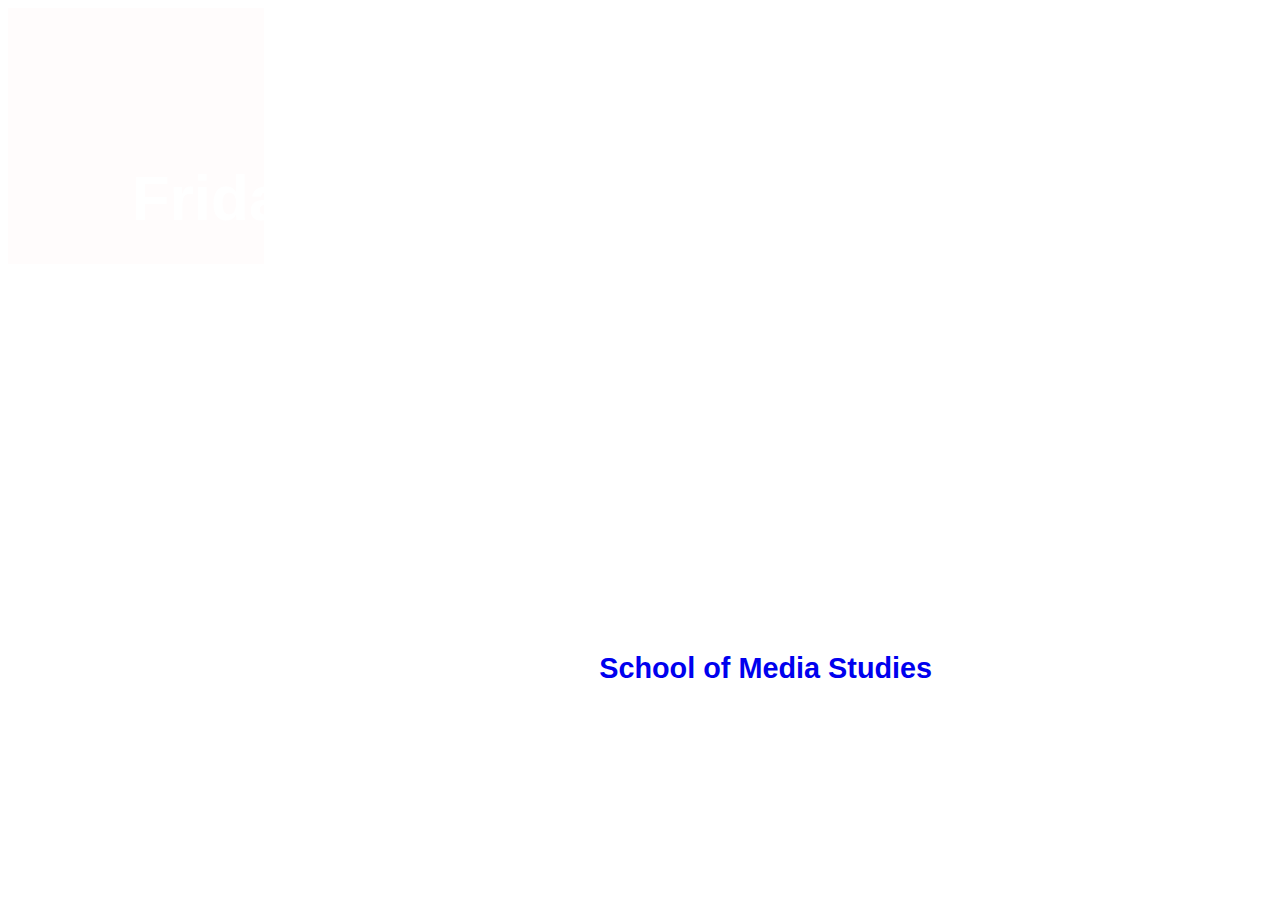
<file: project-2/final3/index.html>
<!doctype html>
<html>

	<head>

		<meta charset="UTF-8">
		<title>Kinoscope III</title>
		<link rel="stylesheet" href="css/main.css">

	</head>

	<body>

		<div class='a fade'></div>

		<div class="flex-container">

			<div>

				<span class="big">K</span><span class="big">i</span><span class="big">n</span><span class="letter-15 big">o</span><span class="letter-19 big">s</span><span class="letter-3 big">c</span><span class="letter-15 big">o</span><span class="letter-16 big">p</span><span class="letter-5 big">e</span> <span class="letter-9 big">I</span><span class="letter-9 big">I</span><span class="letter-9 big">I</span>
				<br>
				<span class="letter-6 big">F</span><span class="letter-18 big">r</span><span class="letter-9 big">i</span><span class="letter-4 big">d</span><span class="letter-1 big">a</span><span class="letter-25 big">y</span><span class="punctuation big">,</span> <span class="letter-1 big">A</span><span class="letter-16 big">p</span><span class="letter-18 big">r</span><span class="letter-9 big">i</span><span class="letter-12 big">l</span> <span class="number-3 big">2</span><span class="number-3 big">2</span><span class="punctuation big">,</span> <span class="number-3 big">2</span><span class="number-1 big">0</span><span class="number-2 big">1</span><span class="big">6</span> <span class="letter-1 big">a</span><span class="big">t</span> <span class="number-8 big">7</span><span class="letter-16 big">p</span><span class="letter-13 big">m</span> <span class="letter-20 big">t</span><span class="letter-15 big">o</span> <span class="number-2 big">1</span><span class="number-1 big">0</span><span class="letter-16 big">p</span><span class="letter-13 big">m</span> 
				<br>
				<span class="letter-1">A</span><span class="letter-14">n</span><span class="letter-14">n</span><span class="letter-1">a</span><span class="punctuation">-</span><span class="letter-13">M</span><span class="letter-1">a</span><span class="letter-18">r</span><span class="letter-9">i</span><span class="letter-1">a</span> <span class="letter-1">a</span><span class="letter-14">n</span><span class="letter-4">d</span> <span class="letter-19">S</span><span class="letter-20">t</span><span class="letter-5">e</span><span class="letter-16">p</span><span class="letter-8">h</span><span class="letter-5">e</span><span class="letter-14">n</span> <span class="letter-11">K</span><span class="letter-5">e</span><span class="letter-12">l</span><span class="letter-12">l</span><span class="letter-5">e</span><span class="letter-14">n</span> <span class="letter-1">A</span><span class="letter-21">u</span><span class="letter-4">d</span><span class="letter-9">i</span><span class="letter-20">t</span><span class="letter-15">o</span><span class="letter-18">r</span><span class="letter-9">i</span><span class="letter-21">u</span><span class="letter-13">m</span><span class="punctuation">,</span>
				<br>
				<span class="letter-19">S</span><span class="letter-8">h</span><span class="letter-5">e</span><span class="letter-9">i</span><span class="letter-12">l</span><span class="letter-1">a</span> <span class="letter-3">C</span><span class="punctuation">.</span> <span class="letter-10">J</span><span class="letter-15">o</span><span class="letter-8">h</span><span class="letter-14">n</span><span class="letter-19">s</span><span class="letter-15">o</span><span class="letter-14">n</span> <span class="letter-4">D</span><span class="letter-5">e</span><span class="letter-19">s</span><span class="letter-9">i</span><span class="letter-7">g</span><span class="letter-14">n</span> <span class="letter-3">C</span><span class="letter-5">e</span><span class="letter-14">n</span><span class="letter-20">t</span><span class="letter-5">e</span><span class="letter-18">r</span>
				<br>
				<span class="number-7">6</span><span class="number-7">6</span> <span class="letter-6">F</span><span class="letter-9">i</span><span class="letter-6">f</span><span class="letter-20">t</span><span class="letter-8">h</span> <span class="letter-1">A</span><span class="letter-22">v</span><span class="letter-5">e</span><span class="letter-14">n</span><span class="letter-21">u</span><span class="letter-5">e</span> <span class="letter-14">N</span><span class="letter-5">e</span><span class="letter-23">w</span> <span class="letter-25">Y</span><span class="letter-15">o</span><span class="letter-18">r</span><span class="letter-11">k</span><span class="punctuation">,</span> <span class="letter-14">N</span><span class="letter-25">Y</span> <span class="number-2">1</span><span class="number-1">000</span><span class="number-4">3</span>
				<br>
				<br>

				<div class="left">

				<span class="letter-11">K</span><span class="letter-9">i</span><span class="letter-14">n</span><span class="letter-15">o</span><span class="letter-19">s</span><span class="letter-3">c</span><span class="letter-15">o</span><span class="letter-16">p</span><span class="letter-5">e</span> <span class="letter-9">i</span><span class="letter-19">s</span> <span class="letter-1">a</span> <span class="letter-19">s</span><span class="letter-3">c</span><span class="letter-18">r</span><span class="letter-5">e</span><span class="letter-5">e</span><span class="letter-14">n</span><span class="letter-9">i</span><span class="letter-14">n</span><span class="letter-7">g</span> <span class="letter-19">s</span><span class="letter-5">e</span><span class="letter-18">r</span><span class="letter-9">i</span><span class="letter-5">e</span><span class="letter-19">s</span> <span class="letter-19">s</span><span class="letter-16">p</span><span class="letter-15">o</span><span class="letter-14">n</span><span class="letter-19">s</span><span class="letter-15">o</span><span class="letter-18">r</span><span class="letter-5">e</span><span class="letter-4">d</span> <span class="letter-2">b</span><span class="letter-25">y</span> <span class="letter-20">t</span><span class="letter-8">h</span><span class="letter-5">e</span> <span class="letter-19">S</span><span class="letter-3">c</span><span class="letter-8">h</span><span class="letter-15">o</span><span class="letter-15">o</span><span class="letter-12">l</span> <span class="letter-15">o</span><span class="letter-6">f</span> <span class="letter-13">M</span><span class="letter-5">e</span><span class="letter-4">d</span><span class="letter-9">i</span><span class="letter-1">a</span> <span class="letter-19">S</span><span class="letter-20">t</span><span class="letter-21">u</span><span class="letter-4">d</span><span class="letter-9">i</span><span class="letter-5">e</span><span class="letter-19">s</span> <span class="letter-1">a</span><span class="letter-9">i</span><span class="letter-13">m</span><span class="letter-9">i</span><span class="letter-14">n</span><span class="letter-7">g</span> <span class="letter-20">t</span><span class="letter-15">o</span> <span class="letter-5">e</span><span class="letter-14">n</span><span class="letter-8">h</span><span class="letter-1">a</span><span class="letter-14">n</span><span class="letter-3">c</span><span class="letter-5">e</span> <span class="letter-20">t</span><span class="letter-8">h</span><span class="letter-5">e</span> <span class="letter-1">a</span><span class="letter-23">w</span><span class="letter-1">a</span><span class="letter-18">r</span><span class="letter-5">e</span><span class="letter-14">n</span><span class="letter-5">e</span><span class="letter-19">s</span><span class="letter-19">s</span> <span class="letter-1">a</span><span class="letter-14">n</span><span class="letter-4">d</span> <span class="letter-21">u</span><span class="letter-14">n</span><span class="letter-4">d</span><span class="letter-5">e</span><span class="letter-18">r</span><span class="letter-19">s</span><span class="letter-20">t</span><span class="letter-1">a</span><span class="letter-14">n</span><span class="letter-4">d</span><span class="letter-9">i</span><span class="letter-14">n</span><span class="letter-7">g</span> <span class="letter-15">o</span><span class="letter-6">f</span> <span class="letter-20">t</span><span class="letter-8">h</span><span class="letter-5">e</span> <span class="letter-6">f</span><span class="letter-9">i</span><span class="letter-12">l</span><span class="letter-13">m</span> <span class="letter-1">a</span><span class="letter-14">n</span><span class="letter-4">d</span> <span class="letter-6">f</span><span class="letter-9">i</span><span class="letter-12">l</span><span class="letter-13">mm</span><span class="letter-1">a</span><span class="letter-11">k</span><span class="letter-9">i</span><span class="letter-14">n</span><span class="letter-7">g</span> <span class="letter-16">p</span><span class="letter-18">r</span><span class="letter-15">o</span><span class="letter-3">c</span><span class="letter-5">e</span><span class="letter-19">s</span><span class="letter-19">s</span> <span class="letter-2">b</span><span class="letter-11">y</span> <span class="letter-19">s</span><span class="letter-3">c</span><span class="letter-18">r</span><span class="letter-5">e</span><span class="letter-5">e</span><span class="letter-14">n</span><span class="letter-9">i</span><span class="letter-14">n</span><span class="letter-7">g</span> <span class="letter-1">a</span> <span class="letter-23">w</span><span class="letter-9">i</span><span class="letter-4">d</span><span class="letter-5">e</span> <span class="letter-22">v</span><span class="letter-1">a</span><span class="letter-18">r</span><span class="letter-9">i</span><span class="letter-5">e</span></span><span class="letter-20">t</span><span class="letter-25">y</span> <span class="letter-15">o</span><span class="letter-6">f</span> <span class="letter-14">n</span><span class="letter-1">a</span><span class="letter-20">t</span><span class="letter-9">i</span><span class="letter-15">o</span><span class="letter-14">n</span><span class="letter-1">a</span><span class="letter-12">l</span> <span class="letter-1">a</span><span class="letter-14">n</span><span class="letter-4">d</span> <span class="letter-9">i</span><span class="letter-14">n</span><span class="letter-20">t</span><span class="letter-5">e</span><span class="letter-18">r</span><span class="letter-14">n</span><span class="letter-1">a</span><span class="letter-20">t</span><span class="letter-9">i</span><span class="letter-15">o</span><span class="letter-14">n</span><span class="letter-1">a</span><span class="letter-12">l</span> <span class="letter-6">f</span><span class="letter-9">i</span><span class="letter-12">l</span><span class="letter-13">m</span><span class="letter-19">s</span><span class="punctuation">.</span>

				<span class="letter-16">P</span><span class="letter-1">a</span><span class="letter-23">w</span><span class="letter-5">e</span><span class="letter-12">l</span><span class="punctuation"> </span><span class="letter-23">W</span><span class="letter-9">i</span><span class="letter-5">e</span><span class="letter-19">s</span><span class="letter-26">z</span><span class="letter-3">c</span><span class="letter-26">z</span><span class="letter-5">e</span><span class="letter-3">c</span><span class="letter-9">i</span><span class="letter-14">n</span><span class="letter-19">s</span><span class="letter-11">k</span><span class="letter-9">i</span><span class="punctuation">,</span> 

				<span class="letter-11">K</span><span class="letter-9">i</span><span class="letter-14">n</span><span class="letter-15">o</span><span class="letter-19">s</span><span class="letter-3">c</span><span class="letter-15">o</span><span class="letter-16">p</span><span class="letter-5">e</span><span class="punctuation">’</span><span class="letter-19">s</span> <span class="letter-16">p</span><span class="letter-18">r</span><span class="letter-15">o</span><span class="letter-7">g</span><span class="letter-18">r</span><span class="letter-1">a</span><span class="letter-13">mm</span><span class="letter-5">e</span><span class="letter-18">r</span> <span class="letter-1">a</span><span class="letter-14">n</span><span class="letter-4">d</span> <span class="letter-16">p</span><span class="letter-18">r</span><span class="letter-15">o</span><span class="letter-4">d</span><span class="letter-21">u</span><span class="letter-3">c</span><span class="letter-5">e</span><span class="letter-18">r</span><span class="punctuation">,</span> <span class="letter-1">a</span><span class="letter-14">n</span><span class="letter-4">d</span> <span class="letter-13">M</span><span class="letter-5">e</span><span class="letter-4">d</span><span class="letter-9">i</span><span class="letter-1">a</span> <span class="letter-19">S</span><span class="letter-20">t</span><span class="letter-21">u</span><span class="letter-4">d</span><span class="letter-9">i</span><span class="letter-5">e</span><span class="letter-19">s</span> <span class="letter-6">F</span><span class="letter-1">a</span><span class="letter-3">c</span><span class="letter-21">u</span><span class="letter-12">l</span><span class="letter-20">t</span><span class="letter-25">y</span> <span class="letter-13">m</span><span class="letter-5">e</span><span class="letter-13">m</span><span class="letter-2">b</span><span class="letter-5">e</span><span class="letter-18">r</span> 

				<span class="letter-13">M</span><span class="letter-1">a</span><span class="letter-18">r</span><span class="letter-3">c</span><span class="letter-21">u</span><span class="letter-19">s</span><span class="punctuation"> </span><span class="letter-20">T</span><span class="letter-21">u</span><span class="letter-18">r</span><span class="letter-14">n</span><span class="letter-5">e</span><span class="letter-18">r</span>

				<span class="letter-23">w</span><span class="letter-9">i</span><span class="letter-12">ll</span> <span class="letter-4">d</span><span class="letter-9">i</span><span class="letter-19">s</span><span class="letter-3">c</span><span class="letter-21">u</span><span class="letter-19">s</span><span class="letter-19">s</span> <span class="letter-20">t</span><span class="letter-8">h</span><span class="letter-5">e</span> <span class="letter-6">f</span><span class="letter-9">i</span><span class="letter-12">l</span><span class="letter-13">m</span> <span class="letter-1">a</span><span class="letter-6">f</span><span class="letter-20">t</span><span class="letter-5">e</span><span class="letter-18">r</span> <span class="letter-20">t</span><span class="letter-8">h</span><span class="letter-5">e</span> <span class="letter-16">p</span><span class="letter-18">r</span><span class="letter-5">e</span><span class="letter-19">s</span><span class="letter-5">e</span><span class="letter-14">n</span><span class="letter-20">t</span><span class="letter-1">a</span><span class="letter-20">t</span><span class="letter-9">i</span><span class="letter-15">o</span><span class="letter-14">n</span><span class="punctuation">.</span> 

				</div>

				<br>
				<span class="letter-1">A</span> <span class="letter-18">r</span><span class="letter-5">e</span><span class="letter-3">c</span><span class="letter-5">e</span><span class="letter-16">p</span><span class="letter-20">t</span><span class="letter-9">i</span><span class="letter-15">o</span><span class="letter-14">n</span> <span class="letter-23">w</span><span class="letter-9">i</span><span class="letter-20">t</span><span class="letter-8">h</span> <span class="letter-6">f</span><span class="letter-15">o</span><span class="letter-15">o</span><span class="letter-4">d</span> <span class="letter-1">a</span><span class="letter-14">n</span><span class="letter-4">d</span> <span class="letter-2">b</span><span class="letter-5">e</span><span class="letter-22">v</span><span class="letter-5">e</span><span class="letter-18">r</span><span class="letter-1">a</span><span class="letter-7">g</span><span class="letter-5">e</span><span class="letter-19">s</span> <span class="letter-23">w</span><span class="letter-9">i</span><span class="letter-12">l</span><span class="letter-12">l</span> <span class="letter-6">f</span><span class="letter-15">o</span><span class="letter-12">l</span><span class="letter-12">l</span><span class="letter-15">o</span><span class="letter-5">w</span> <span class="letter-20">t</span><span class="letter-8">h</span><span class="letter-5">e</span> <span class="letter-19">s</span><span class="letter-3">c</span><span class="letter-18">r</span><span class="letter-5">e</span><span class="letter-5">e</span><span class="letter-14">n</span><span class="letter-9">i</span><span class="letter-14">n</span><span class="letter-7">g</span><span class="punctuation">.</span>
				<br>
				<br>
				<span class="letter-19">S</span><span class="letter-16">p</span><span class="letter-15">o</span><span class="letter-14">n</span><span class="letter-19">s</span><span class="letter-15">o</span><span class="letter-18">r</span><span class="letter-5">e</span><span class="letter-4">d</span> <span class="letter-2">b</span><span class="letter-25">y</span> <span class="letter-20">t</span><span class="letter-8">h</span><span class="letter-5">e</span> <a href="http://www.newschool.edu/public-engagement/school-of-media-studies/">

				<span class="letter-19">S</span><span class="letter-3">c</span><span class="letter-8">h</span><span class="letter-15">o</span><span class="letter-15">o</span><span class="letter-12">l</span><span class="punctuation"> </span><span class="letter-15">o</span><span class="letter-6">f</span><span class="punctuation"> </span><span class="letter-13">M</span><span class="letter-5">e</span><span class="letter-4">d</span><span class="letter-9">i</span><span class="letter-1">a</span><span class="punctuation"> </span><span class="letter-19">S</span><span class="letter-20">t</span><span class="letter-21">u</span><span class="letter-4">d</span><span class="letter-9">i</span><span class="letter-5">e</span><span class="letter-19">s</span></a><span class="punctuation">.</span>
				<br>
				<br>
				<span class="letter-6 big">F</span><span class="letter-18 big">r</span><span class="letter-5 big">e</span><span class="letter-5 big">e</span>
				<br>
				<span class="letter-14">N</span><span class="letter-15">o</span> <span class="letter-20">t</span><span class="letter-9">i</span><span class="letter-3">c</span><span class="letter-11">k</span><span class="letter-5">e</span><span class="letter-20">t</span><span class="letter-19">s</span> <span class="letter-15">o</span><span class="letter-18">r</span> <span class="letter-18">r</span><span class="letter-5">e</span><span class="letter-19">s</span><span class="letter-5">e</span><span class="letter-18">r</span><span class="letter-22">v</span><span class="letter-1">a</span><span class="letter-20">t</span><span class="letter-9">i</span><span class="letter-15">o</span><span class="letter-14">n</span><span class="letter-19">s</span> <span class="letter-18">r</span><span class="letter-5">e</span><span class="letter-17">q</span><span class="letter-21">u</span><span class="letter-9">i</span><span class="letter-18">r</span><span class="letter-5">e</span><span class="letter-4">d</span><span class="punctuation">.</span>

			</div>	

		</div>

	<script src="https://code.jquery.com/jquery-1.12.0.min.js"></script>
	<script src="main.js"></script>

	</body>

</html>
</file>
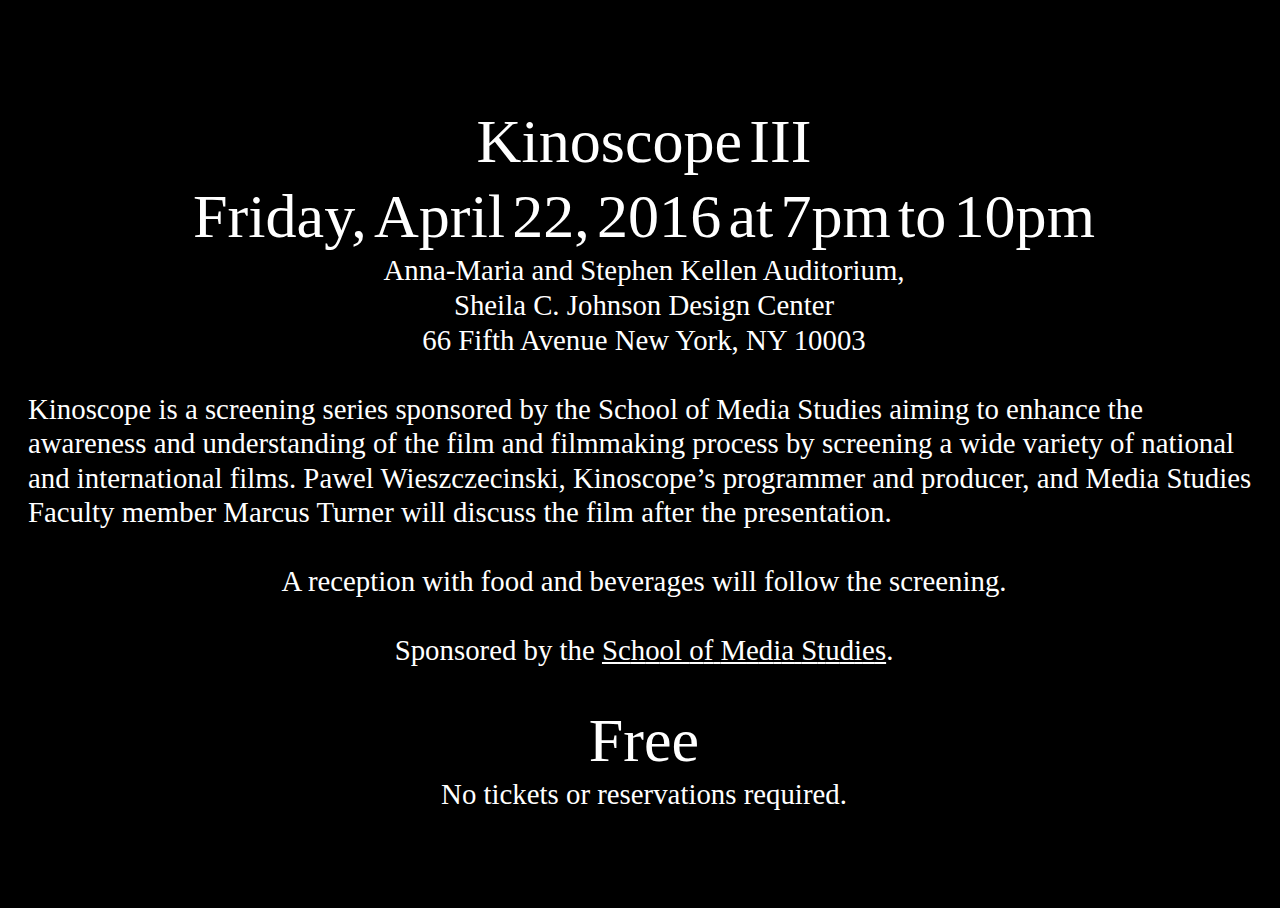
<file: project-2/prototype10/index.html>
<!doctype html>
<html>

	<head>

		<meta charset="UTF-8">
		<title>Kinoscope III</title>
		<link rel="stylesheet" href="css/main.css">

	</head>

	<body>

		<div class="flex-container">

			<div>

				<span class="big">K</span><span class="big">i</span><span class="big">n</span><span class="letter-15 big">o</span><span class="letter-19 big">s</span><span class="letter-3 big">c</span><span class="letter-15 big">o</span><span class="letter-16 big">p</span><span class="letter-5 big">e</span> <span class="letter-9 big">I</span><span class="letter-9 big">I</span><span class="letter-9 big">I</span>
				<br>
				<span class="letter-6 big">F</span><span class="letter-18 big">r</span><span class="letter-9 big">i</span><span class="letter-4 big">d</span><span class="letter-1 big">a</span><span class="letter-25 big">y</span><span class="punctuation big">,</span> <span class="letter-1 big">A</span><span class="letter-16 big">p</span><span class="letter-18 big">r</span><span class="letter-9 big">i</span><span class="letter-12 big">l</span> <span class="number-3 big">2</span><span class="number-3 big">2</span><span class="punctuation big">,</span> <span class="number-3 big">2</span><span class="number-1 big">0</span><span class="number-2 big">1</span><span class="big">6</span> <span class="letter-1 big">a</span><span class="big">t</span> <span class="number-8 big">7</span><span class="letter-16 big">p</span><span class="letter-13 big">m</span> <span class="letter-20 big">t</span><span class="letter-15 big">o</span> <span class="number-2 big">1</span><span class="number-1 big">0</span><span class="letter-16 big">p</span><span class="letter-13 big">m</span> 
				<br>
				<span class="letter-1">A</span><span class="letter-14">n</span><span class="letter-14">n</span><span class="letter-1">a</span><span class="punctuation">-</span><span class="letter-13">M</span><span class="letter-1">a</span><span class="letter-18">r</span><span class="letter-9">i</span><span class="letter-1">a</span> <span class="letter-1">a</span><span class="letter-14">n</span><span class="letter-4">d</span> <span class="letter-19">S</span><span class="letter-20">t</span><span class="letter-5">e</span><span class="letter-16">p</span><span class="letter-8">h</span><span class="letter-5">e</span><span class="letter-14">n</span> <span class="letter-11">K</span><span class="letter-5">e</span><span class="letter-12">l</span><span class="letter-12">l</span><span class="letter-5">e</span><span class="letter-14">n</span> <span class="letter-1">A</span><span class="letter-21">u</span><span class="letter-4">d</span><span class="letter-9">i</span><span class="letter-20">t</span><span class="letter-15">o</span><span class="letter-18">r</span><span class="letter-9">i</span><span class="letter-21">u</span><span class="letter-13">m</span><span class="punctuation">,</span>
				<br>
				<span class="letter-19">S</span><span class="letter-8">h</span><span class="letter-5">e</span><span class="letter-9">i</span><span class="letter-12">l</span><span class="letter-1">a</span> <span class="letter-3">C</span><span class="punctuation">.</span> <span class="letter-10">J</span><span class="letter-15">o</span><span class="letter-8">h</span><span class="letter-14">n</span><span class="letter-19">s</span><span class="letter-15">o</span><span class="letter-14">n</span> <span class="letter-4">D</span><span class="letter-5">e</span><span class="letter-19">s</span><span class="letter-9">i</span><span class="letter-7">g</span><span class="letter-14">n</span> <span class="letter-3">C</span><span class="letter-5">e</span><span class="letter-14">n</span><span class="letter-20">t</span><span class="letter-5">e</span><span class="letter-18">r</span>
				<br>
				<span class="number-7">6</span><span class="number-7">6</span> <span class="letter-6">F</span><span class="letter-9">i</span><span class="letter-6">f</span><span class="letter-20">t</span><span class="letter-8">h</span> <span class="letter-1">A</span><span class="letter-22">v</span><span class="letter-5">e</span><span class="letter-14">n</span><span class="letter-21">u</span><span class="letter-5">e</span> <span class="letter-14">N</span><span class="letter-5">e</span><span class="letter-23">w</span> <span class="letter-25">Y</span><span class="letter-15">o</span><span class="letter-18">r</span><span class="letter-11">k</span><span class="punctuation">,</span> <span class="letter-14">N</span><span class="letter-25">Y</span> <span class="number-2">1</span><span class="number-1">000</span><span class="number-4">3</span>
				<br>
				<br>

				<div class="left">

				<span class="letter-11">K</span><span class="letter-9">i</span><span class="letter-14">n</span><span class="letter-15">o</span><span class="letter-19">s</span><span class="letter-3">c</span><span class="letter-15">o</span><span class="letter-16">p</span><span class="letter-5">e</span> <span class="letter-9">i</span><span class="letter-19">s</span> <span class="letter-1">a</span> <span class="letter-19">s</span><span class="letter-3">c</span><span class="letter-18">r</span><span class="letter-5">e</span><span class="letter-5">e</span><span class="letter-14">n</span><span class="letter-9">i</span><span class="letter-14">n</span><span class="letter-7">g</span> <span class="letter-19">s</span><span class="letter-5">e</span><span class="letter-18">r</span><span class="letter-9">i</span><span class="letter-5">e</span><span class="letter-19">s</span> <span class="letter-19">s</span><span class="letter-16">p</span><span class="letter-15">o</span><span class="letter-14">n</span><span class="letter-19">s</span><span class="letter-15">o</span><span class="letter-18">r</span><span class="letter-5">e</span><span class="letter-4">d</span> <span class="letter-2">b</span><span class="letter-25">y</span> <span class="letter-20">t</span><span class="letter-8">h</span><span class="letter-5">e</span> <span class="letter-19">S</span><span class="letter-3">c</span><span class="letter-8">h</span><span class="letter-15">o</span><span class="letter-15">o</span><span class="letter-12">l</span> <span class="letter-15">o</span><span class="letter-6">f</span> <span class="letter-13">M</span><span class="letter-5">e</span><span class="letter-4">d</span><span class="letter-9">i</span><span class="letter-1">a</span> <span class="letter-19">S</span><span class="letter-20">t</span><span class="letter-21">u</span><span class="letter-4">d</span><span class="letter-9">i</span><span class="letter-5">e</span><span class="letter-19">s</span> <span class="letter-1">a</span><span class="letter-9">i</span><span class="letter-13">m</span><span class="letter-9">i</span><span class="letter-14">n</span><span class="letter-7">g</span> <span class="letter-20">t</span><span class="letter-15">o</span> <span class="letter-5">e</span><span class="letter-14">n</span><span class="letter-8">h</span><span class="letter-1">a</span><span class="letter-14">n</span><span class="letter-3">c</span><span class="letter-5">e</span> <span class="letter-20">t</span><span class="letter-8">h</span><span class="letter-5">e</span> <span class="letter-1">a</span><span class="letter-23">w</span><span class="letter-1">a</span><span class="letter-18">r</span><span class="letter-5">e</span><span class="letter-14">n</span><span class="letter-5">e</span><span class="letter-19">s</span><span class="letter-19">s</span> <span class="letter-1">a</span><span class="letter-14">n</span><span class="letter-4">d</span> <span class="letter-21">u</span><span class="letter-14">n</span><span class="letter-4">d</span><span class="letter-5">e</span><span class="letter-18">r</span><span class="letter-19">s</span><span class="letter-20">t</span><span class="letter-1">a</span><span class="letter-14">n</span><span class="letter-4">d</span><span class="letter-9">i</span><span class="letter-14">n</span><span class="letter-7">g</span> <span class="letter-15">o</span><span class="letter-6">f</span> <span class="letter-20">t</span><span class="letter-8">h</span><span class="letter-5">e</span> <span class="letter-6">f</span><span class="letter-9">i</span><span class="letter-12">l</span><span class="letter-13">m</span> <span class="letter-1">a</span><span class="letter-14">n</span><span class="letter-4">d</span> <span class="letter-6">f</span><span class="letter-9">i</span><span class="letter-12">l</span><span class="letter-13">mm</span><span class="letter-1">a</span><span class="letter-11">k</span><span class="letter-9">i</span><span class="letter-14">n</span><span class="letter-7">g</span> <span class="letter-16">p</span><span class="letter-18">r</span><span class="letter-15">o</span><span class="letter-3">c</span><span class="letter-5">e</span><span class="letter-19">s</span><span class="letter-19">s</span> <span class="letter-2">b</span><span class="letter-11">y</span> <span class="letter-19">s</span><span class="letter-3">c</span><span class="letter-18">r</span><span class="letter-5">e</span><span class="letter-5">e</span><span class="letter-14">n</span><span class="letter-9">i</span><span class="letter-14">n</span><span class="letter-7">g</span> <span class="letter-1">a</span> <span class="letter-23">w</span><span class="letter-9">i</span><span class="letter-4">d</span><span class="letter-5">e</span> <span class="letter-22">v</span><span class="letter-1">a</span><span class="letter-18">r</span><span class="letter-9">i</span><span class="letter-5">e</span></span><span class="letter-20">t</span><span class="letter-25">y</span> <span class="letter-15">o</span><span class="letter-6">f</span> <span class="letter-14">n</span><span class="letter-1">a</span><span class="letter-20">t</span><span class="letter-9">i</span><span class="letter-15">o</span><span class="letter-14">n</span><span class="letter-1">a</span><span class="letter-12">l</span> <span class="letter-1">a</span><span class="letter-14">n</span><span class="letter-4">d</span> <span class="letter-9">i</span><span class="letter-14">n</span><span class="letter-20">t</span><span class="letter-5">e</span><span class="letter-18">r</span><span class="letter-14">n</span><span class="letter-1">a</span><span class="letter-20">t</span><span class="letter-9">i</span><span class="letter-15">o</span><span class="letter-14">n</span><span class="letter-1">a</span><span class="letter-12">l</span> <span class="letter-6">f</span><span class="letter-9">i</span><span class="letter-12">l</span><span class="letter-13">m</span><span class="letter-19">s</span><span class="punctuation">.</span>

				<span class="letter-16">P</span><span class="letter-1">a</span><span class="letter-23">w</span><span class="letter-5">e</span><span class="letter-12">l</span><span class="punctuation"> </span><span class="letter-23">W</span><span class="letter-9">i</span><span class="letter-5">e</span><span class="letter-19">s</span><span class="letter-26">z</span><span class="letter-3">c</span><span class="letter-26">z</span><span class="letter-5">e</span><span class="letter-3">c</span><span class="letter-9">i</span><span class="letter-14">n</span><span class="letter-19">s</span><span class="letter-11">k</span><span class="letter-9">i</span><span class="punctuation">,</span> 

				<span class="letter-11">K</span><span class="letter-9">i</span><span class="letter-14">n</span><span class="letter-15">o</span><span class="letter-19">s</span><span class="letter-3">c</span><span class="letter-15">o</span><span class="letter-16">p</span><span class="letter-5">e</span><span class="punctuation">’</span><span class="letter-19">s</span> <span class="letter-16">p</span><span class="letter-18">r</span><span class="letter-15">o</span><span class="letter-7">g</span><span class="letter-18">r</span><span class="letter-1">a</span><span class="letter-13">mm</span><span class="letter-5">e</span><span class="letter-18">r</span> <span class="letter-1">a</span><span class="letter-14">n</span><span class="letter-4">d</span> <span class="letter-16">p</span><span class="letter-18">r</span><span class="letter-15">o</span><span class="letter-4">d</span><span class="letter-21">u</span><span class="letter-3">c</span><span class="letter-5">e</span><span class="letter-18">r</span><span class="punctuation">,</span> <span class="letter-1">a</span><span class="letter-14">n</span><span class="letter-4">d</span> <span class="letter-13">M</span><span class="letter-5">e</span><span class="letter-4">d</span><span class="letter-9">i</span><span class="letter-1">a</span> <span class="letter-19">S</span><span class="letter-20">t</span><span class="letter-21">u</span><span class="letter-4">d</span><span class="letter-9">i</span><span class="letter-5">e</span><span class="letter-19">s</span> <span class="letter-6">F</span><span class="letter-1">a</span><span class="letter-3">c</span><span class="letter-21">u</span><span class="letter-12">l</span><span class="letter-20">t</span><span class="letter-25">y</span> <span class="letter-13">m</span><span class="letter-5">e</span><span class="letter-13">m</span><span class="letter-2">b</span><span class="letter-5">e</span><span class="letter-18">r</span> 

				<span class="letter-13">M</span><span class="letter-1">a</span><span class="letter-18">r</span><span class="letter-3">c</span><span class="letter-21">u</span><span class="letter-19">s</span><span class="punctuation"> </span><span class="letter-20">T</span><span class="letter-21">u</span><span class="letter-18">r</span><span class="letter-14">n</span><span class="letter-5">e</span><span class="letter-18">r</span>

				<span class="letter-23">w</span><span class="letter-9">i</span><span class="letter-12">ll</span> <span class="letter-4">d</span><span class="letter-9">i</span><span class="letter-19">s</span><span class="letter-3">c</span><span class="letter-21">u</span><span class="letter-19">s</span><span class="letter-19">s</span> <span class="letter-20">t</span><span class="letter-8">h</span><span class="letter-5">e</span> <span class="letter-6">f</span><span class="letter-9">i</span><span class="letter-12">l</span><span class="letter-13">m</span> <span class="letter-1">a</span><span class="letter-6">f</span><span class="letter-20">t</span><span class="letter-5">e</span><span class="letter-18">r</span> <span class="letter-20">t</span><span class="letter-8">h</span><span class="letter-5">e</span> <span class="letter-16">p</span><span class="letter-18">r</span><span class="letter-5">e</span><span class="letter-19">s</span><span class="letter-5">e</span><span class="letter-14">n</span><span class="letter-20">t</span><span class="letter-1">a</span><span class="letter-20">t</span><span class="letter-9">i</span><span class="letter-15">o</span><span class="letter-14">n</span><span class="punctuation">.</span> 

				</div>

				<br>
				<span class="letter-1">A</span> <span class="letter-18">r</span><span class="letter-5">e</span><span class="letter-3">c</span><span class="letter-5">e</span><span class="letter-16">p</span><span class="letter-20">t</span><span class="letter-9">i</span><span class="letter-15">o</span><span class="letter-14">n</span> <span class="letter-23">w</span><span class="letter-9">i</span><span class="letter-20">t</span><span class="letter-8">h</span> <span class="letter-6">f</span><span class="letter-15">o</span><span class="letter-15">o</span><span class="letter-4">d</span> <span class="letter-1">a</span><span class="letter-14">n</span><span class="letter-4">d</span> <span class="letter-2">b</span><span class="letter-5">e</span><span class="letter-22">v</span><span class="letter-5">e</span><span class="letter-18">r</span><span class="letter-1">a</span><span class="letter-7">g</span><span class="letter-5">e</span><span class="letter-19">s</span> <span class="letter-23">w</span><span class="letter-9">i</span><span class="letter-12">l</span><span class="letter-12">l</span> <span class="letter-6">f</span><span class="letter-15">o</span><span class="letter-12">l</span><span class="letter-12">l</span><span class="letter-15">o</span><span class="letter-5">w</span> <span class="letter-20">t</span><span class="letter-8">h</span><span class="letter-5">e</span> <span class="letter-19">s</span><span class="letter-3">c</span><span class="letter-18">r</span><span class="letter-5">e</span><span class="letter-5">e</span><span class="letter-14">n</span><span class="letter-9">i</span><span class="letter-14">n</span><span class="letter-7">g</span><span class="punctuation">.</span>
				<br>
				<br>
				<span class="letter-19">S</span><span class="letter-16">p</span><span class="letter-15">o</span><span class="letter-14">n</span><span class="letter-19">s</span><span class="letter-15">o</span><span class="letter-18">r</span><span class="letter-5">e</span><span class="letter-4">d</span> <span class="letter-2">b</span><span class="letter-25">y</span> <span class="letter-20">t</span><span class="letter-8">h</span><span class="letter-5">e</span> <a href="http://www.newschool.edu/public-engagement/school-of-media-studies/">

				<span class="letter-19">S</span><span class="letter-3">c</span><span class="letter-8">h</span><span class="letter-15">o</span><span class="letter-15">o</span><span class="letter-12">l</span><span class="punctuation"> </span><span class="letter-15">o</span><span class="letter-6">f</span><span class="punctuation"> </span><span class="letter-13">M</span><span class="letter-5">e</span><span class="letter-4">d</span><span class="letter-9">i</span><span class="letter-1">a</span><span class="punctuation"> </span><span class="letter-19">S</span><span class="letter-20">t</span><span class="letter-21">u</span><span class="letter-4">d</span><span class="letter-9">i</span><span class="letter-5">e</span><span class="letter-19">s</span></a><span class="punctuation">.</span>
				<br>
				<br>
				<span class="letter-6 big">F</span><span class="letter-18 big">r</span><span class="letter-5 big">e</span><span class="letter-5 big">e</span>
				<br>
				<span class="letter-14">N</span><span class="letter-15">o</span> <span class="letter-20">t</span><span class="letter-9">i</span><span class="letter-3">c</span><span class="letter-11">k</span><span class="letter-5">e</span><span class="letter-20">t</span><span class="letter-19">s</span> <span class="letter-15">o</span><span class="letter-18">r</span> <span class="letter-18">r</span><span class="letter-5">e</span><span class="letter-19">s</span><span class="letter-5">e</span><span class="letter-18">r</span><span class="letter-22">v</span><span class="letter-1">a</span><span class="letter-20">t</span><span class="letter-9">i</span><span class="letter-15">o</span><span class="letter-14">n</span><span class="letter-19">s</span> <span class="letter-18">r</span><span class="letter-5">e</span><span class="letter-17">q</span><span class="letter-21">u</span><span class="letter-9">i</span><span class="letter-18">r</span><span class="letter-5">e</span><span class="letter-4">d</span><span class="punctuation">.</span>

			</div>	

		</div>

	<script src="https://code.jquery.com/jquery-1.12.0.min.js"></script>
	<script src="main.js"></script>

	</body>

</html>
</file>
<file: studio-moniker/main.css>
body {

    font-family: akzidenz-grotesk-next,sans-serif;
    font-size: 18.5px;
    font-style: normal;
    color: #00004d;
    background-color: #f3f3ff;
    text-rendering: auto;
    -webkit-font-smoothing: antialiased;

}

body, h1, h2, h3, h4 {

    font-weight: 400;

}

h1 {

    line-height: 0px;

}

h2 {

    line-height: 0px;

}

body * {

    -webkit-tap-highlight-color: transparent;

}

p {

    display: block;
    -webkit-margin-before: 1em;
    -webkit-margin-after: 1em;
    -webkit-margin-start: 0px;
    -webkit-margin-end: 0px;

}

.image {

	max-width: 1007.63px;
    max-height: 672px;
	padding-top: 20px;
	padding-bottom: 20px;

}

iframe {

    padding-top: 20px;
    padding-bottom: 20px;

}

.container {

	margin-left: 500px;
	margin-right: 500px;
	display: flex;
	flex-wrap: wrap;
    align-items: center;
    justify-content: center;
    flex-direction: column;

}
</file>
<file: project-2/final2/css/main.css>
@font-face {

	 font-family: 'BigCaslon-Rom';
	 src: 'BigCaslon-Rom.otf';
 
}

@font-face {

	 font-family: 'AkzidenzGroteskPro-XBd';
	 src: 'AkzidenzGroteskPro-XBd.otf';
 
}

body {

	font-family: 'BigCaslon-Rom';
	font-size: 2.25vw;
	text-align: center;
	line-height: 1.200;
	background-color: black;
	color: white;

}

::-webkit-scrollbar { 

    display: none; 

}

.flex-container {

	position:absolute;
	display: flex;
	align-items: center;
	height: 100%;
	justify-content: center;
	margin-left: 20px;
	margin-right: 20px;
	z-index: 2;
	
}

.left {

	text-align: left;

}

a {

	color: white;

}

a:hover {

	text-decoration: none;

}

.highlight {

	color: black;
	background: red;

}

.big {

	font-size: 4.85vw;

}

div.a {

	width: 500px;
	height: 500px;
	border-radius: 50%;
	background-color: white;
	position: absolute;
    float: left;
	z-index: -1;
	-webkit-filter: blur(60px);
	-moz-filter: blur(60px);
	-o-filter: blur(60px);
	-ms-filter: blur(60px);
	filter: blur(60px);

}

.red {

  background-color: white;


}

.yellow {

	background-color: yellow;

}

.shadow {

  text-shadow: 2px 2px 5px black;

}
</file>
<file: project-2/final3/css/main.css>
body {

	font-family: 'Helvetica Neue', Helvetica, Arial, sans-serif;
	font-weight: bold;
	font-size: 2.25vw;
	text-align: center;
	line-height: 1.200;
	color: white;

}

::-webkit-scrollbar { 

    display: none; 

}

.flex-container {

	position:absolute;
	display: flex;
	align-items: center;
	height: 100%;
	justify-content: center;
	margin-left: 20px;
	margin-right: 20px;
	z-index: 2;
	
}

.left {

	text-align: left;

}

a {

	text-decoration: none;

}

a:hover {

	text-decoration: none;

}

a:visited {

	color: white;

}

.highlight {

	color: black;
	background: red;

}

.big {

	font-size: 4.85vw;

}

div.a {

	width: 20vw;
	height: 20vw;
	background-color: red;
	position: absolute;
    float: left;
	z-index: -1;

}

.lights {

  color: black;

}
</file>
<file: project-2/prototype10/css/main.css>
@font-face {

	 font-family: 'BigCaslon-Rom';
	 src: 'BigCaslon-Rom.otf';
 
}

@font-face {

	 font-family: 'AkzidenzGroteskPro-XBd';
	 src: 'AkzidenzGroteskPro-XBd.otf';
 
}

body {

	font-family: 'BigCaslon-Rom';
	font-size: 2.25vw;
	text-align: center;
	line-height: 1.200;
	background-color: black;
	color: white;

}

::-webkit-scrollbar { 

    display: none; 

}

.flex-container {

	position:absolute;
	display: flex;
	align-items: center;
	height: 100%;
	justify-content: center;
	margin-left: 20px;
	margin-right: 20px;
	z-index: 2;
	
}

.left {

	text-align: left;

}

a {

	color: white;

}

a:hover {

	text-decoration: none;

}

.highlight {

	color: black;
	background: red;

}

.big {

	font-size: 4.85vw;

}

div.a {

	width: 500px;
	height: 500px;
	border-radius: 50%;
	background-color: white;
	position: absolute;
    float: left;
	z-index: -1;
	-webkit-filter: blur(60px);
	-moz-filter: blur(60px);
	-o-filter: blur(60px);
	-ms-filter: blur(60px);
	filter: blur(60px);

}

.red {

  background-color: white;


}

.yellow {

	background-color: yellow;

}

.shadow {

  text-shadow: 2px 2px 5px black;

}
</file>
